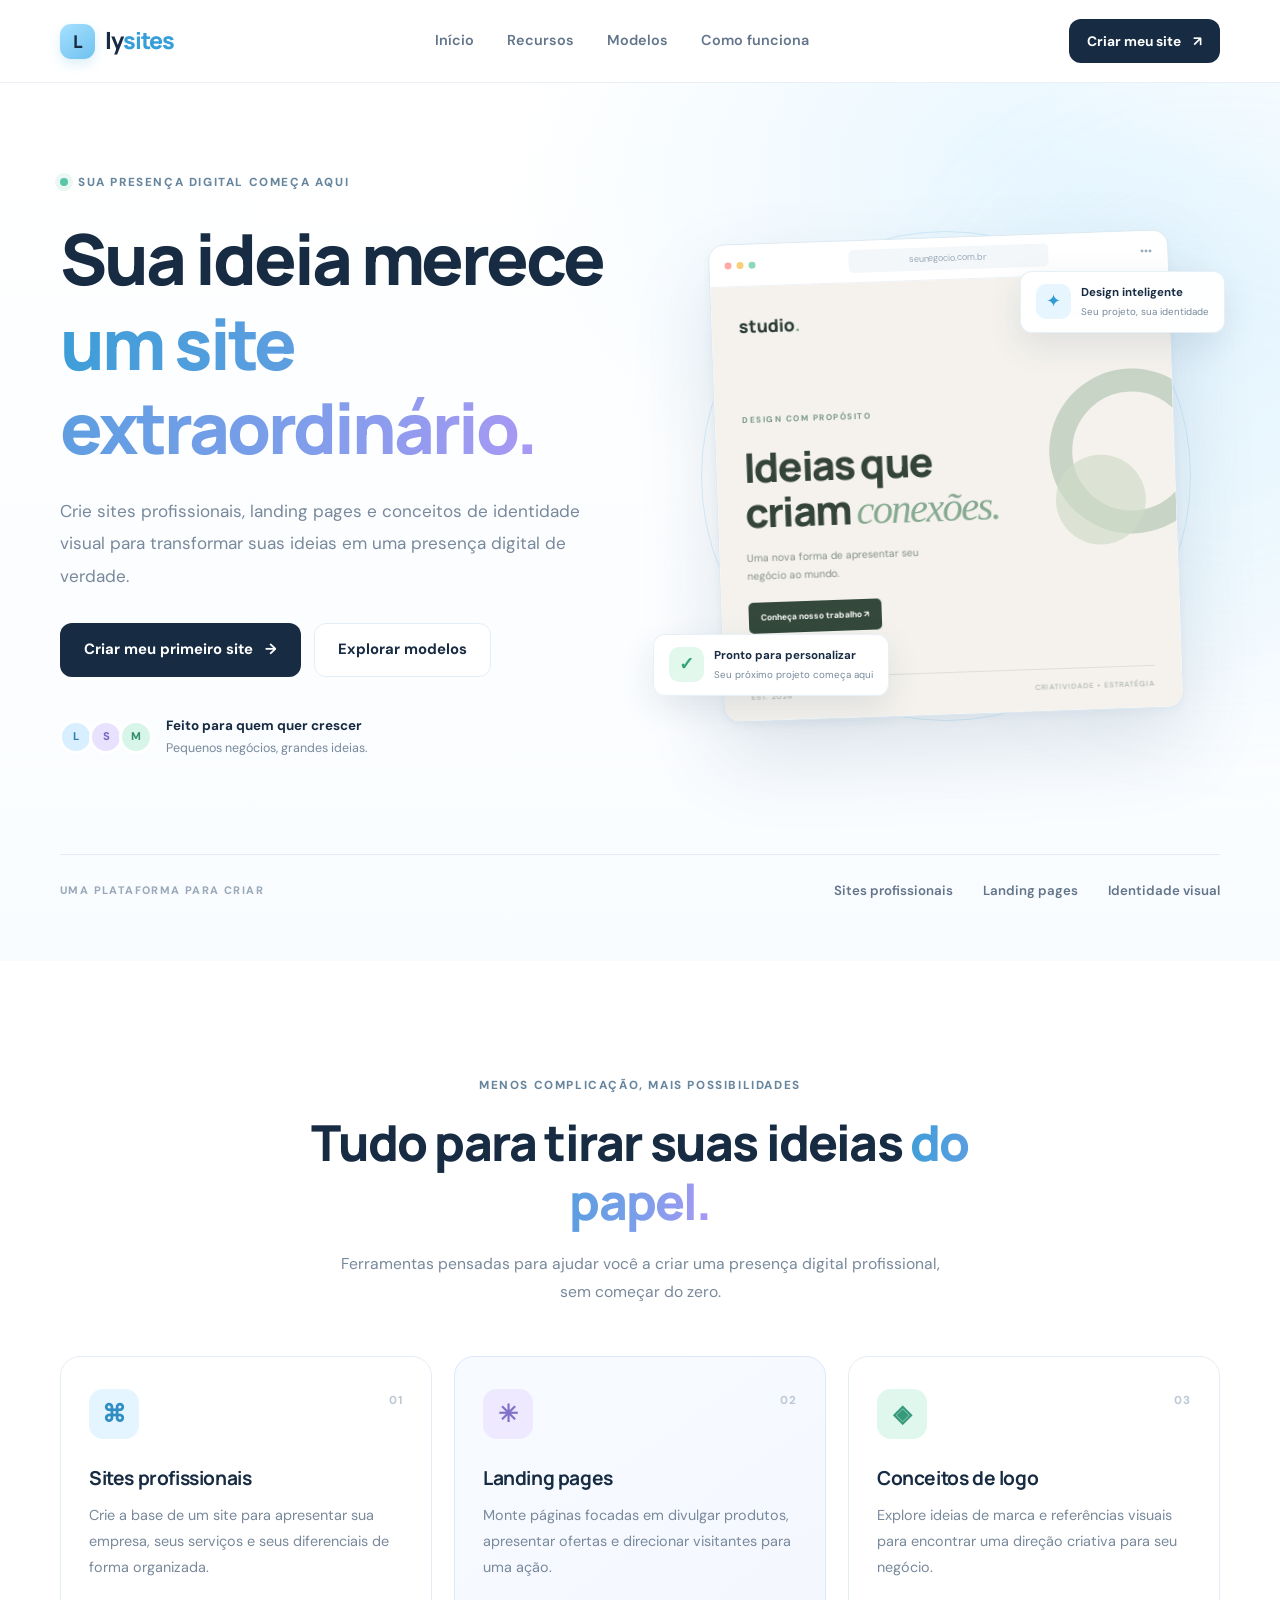
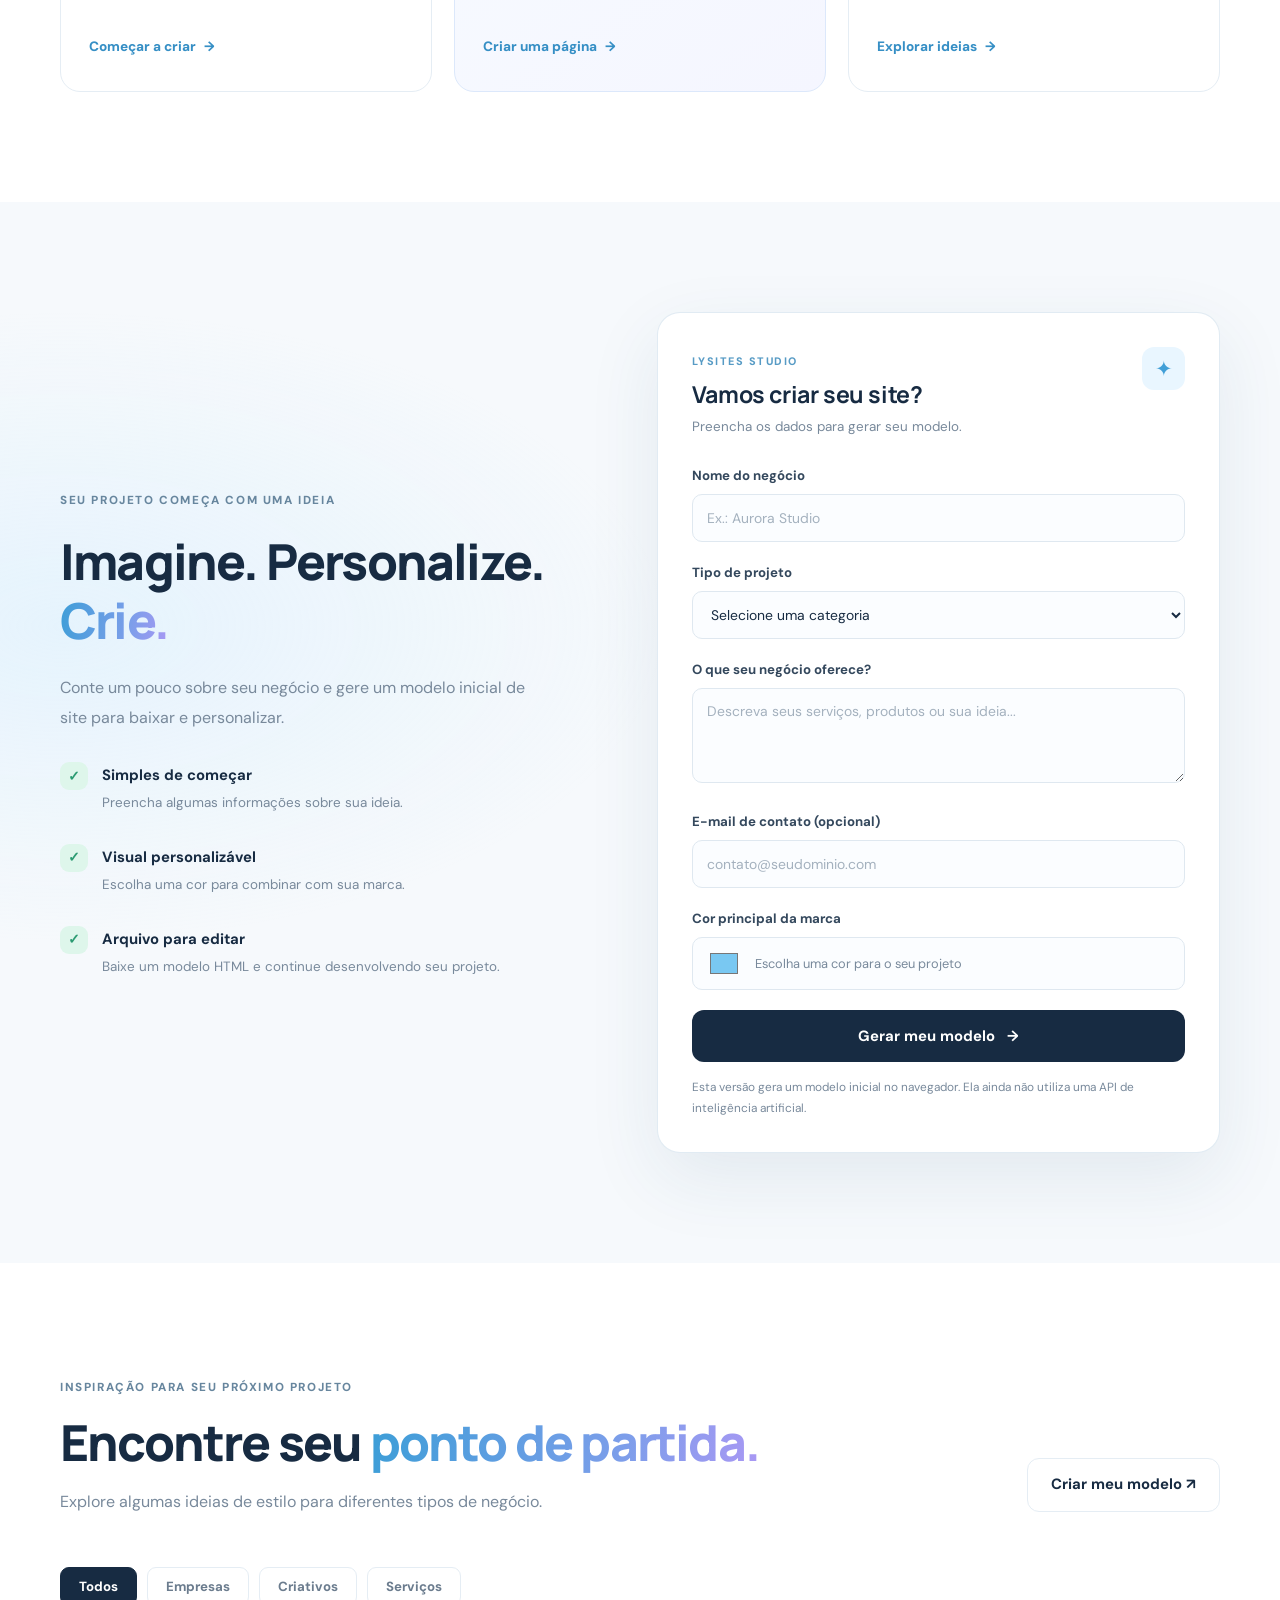
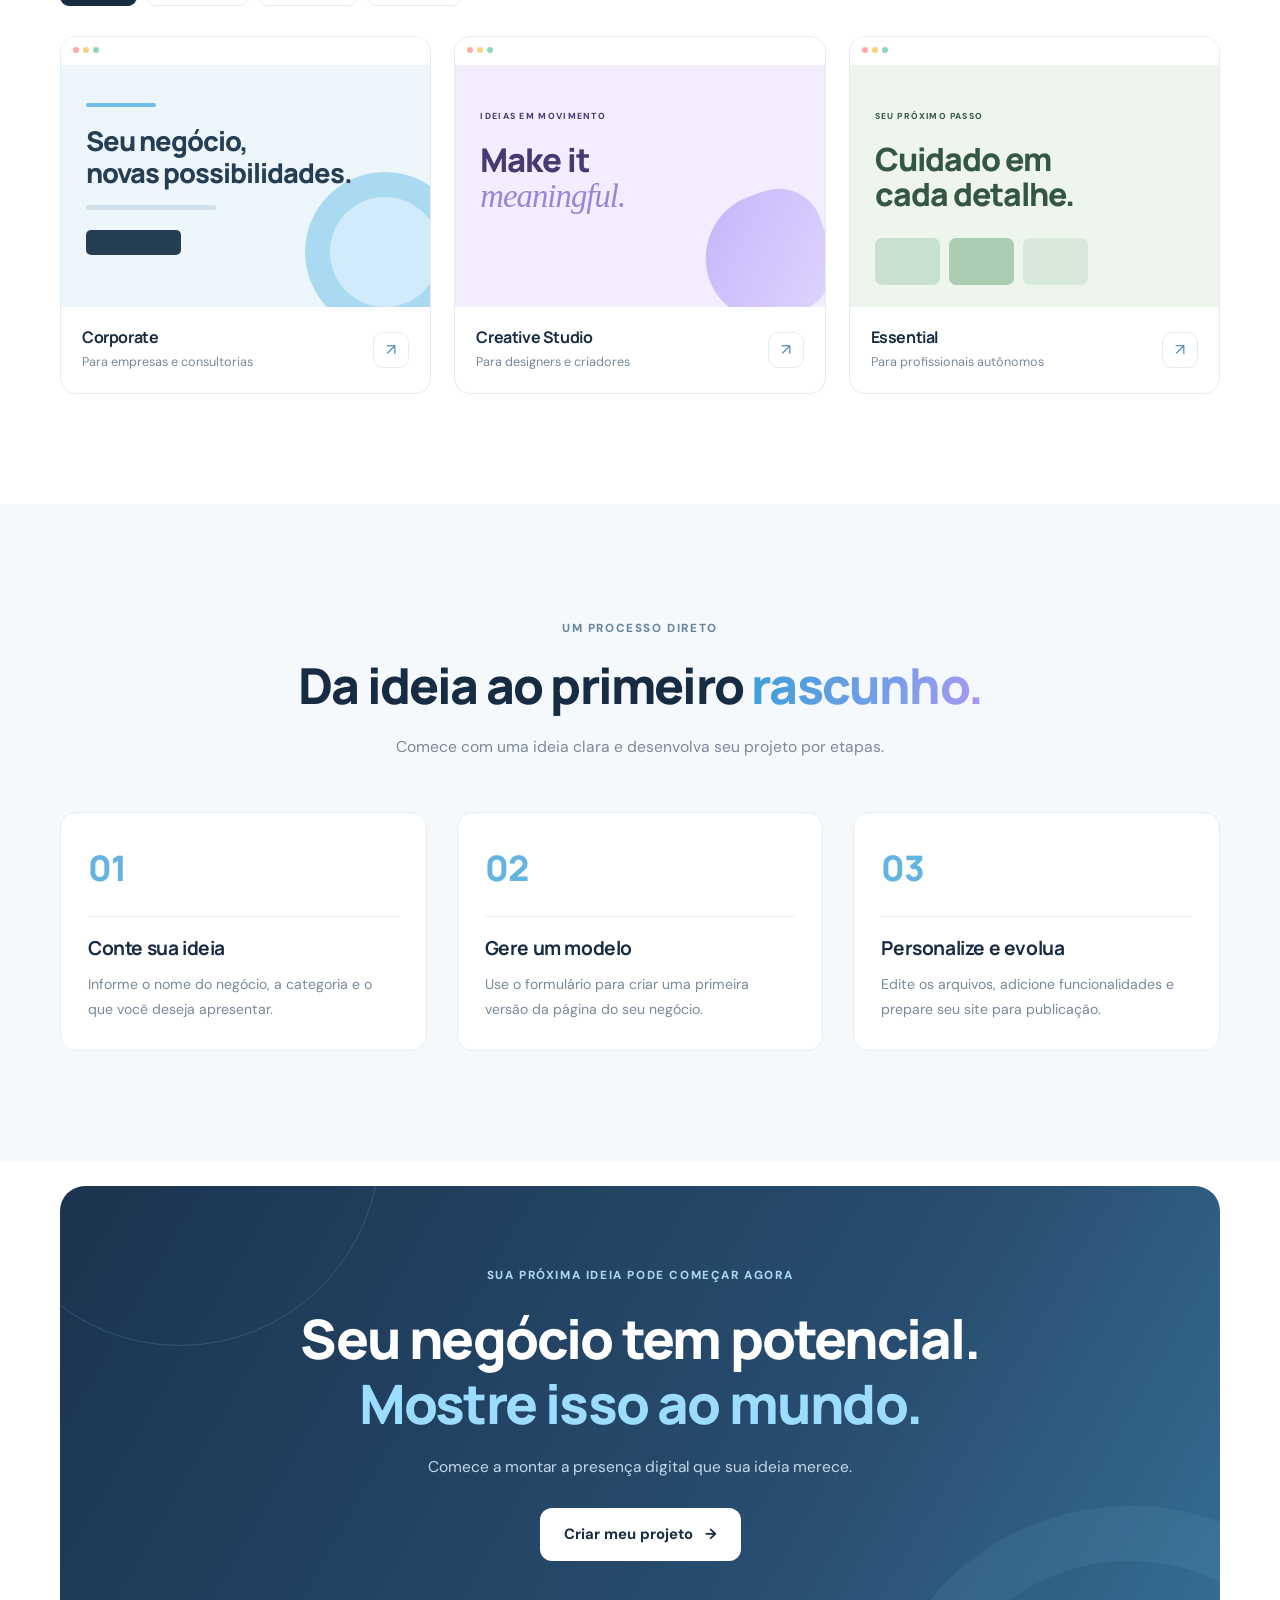
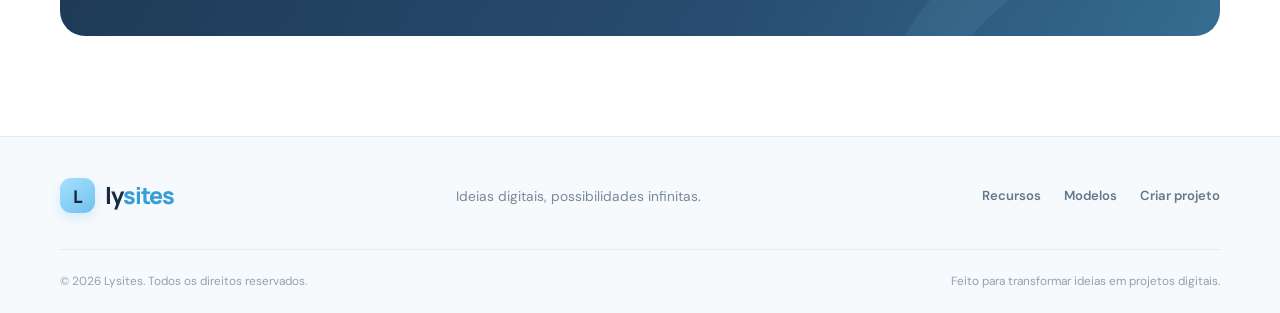
<file: index.html>
<!DOCTYPE html>
<html lang="pt-BR">
<head>
  <meta charset="UTF-8">
  <meta name="viewport" content="width=device-width, initial-scale=1.0">

  <meta name="description" content="Crie sites profissionais, landing pages e identidades visuais com a Lysites.">
  <title>Lysites — Seu próximo site começa aqui</title>

  <link rel="preconnect" href="https://fonts.googleapis.com">
  <link rel="preconnect" href="https://fonts.gstatic.com" crossorigin>
  <link href="https://fonts.googleapis.com/css2?family=DM+Sans:wght@400;500;600;700&family=Manrope:wght@400;500;600;700;800&display=swap" rel="stylesheet">

  <link rel="stylesheet" href="style.css">
  <script src="script.js" defer></script>
</head>

<body>
  <!-- Navegação -->
  <header class="header">
    <nav class="navbar container">
      <a class="logo" href="#inicio" aria-label="Lysites - início">
        <span class="logo-icon">L</span>
        <span>ly<span class="logo-highlight">sites</span></span>
      </a>

      <button
        class="menu-toggle"
        type="button"
        aria-label="Abrir menu"
        aria-expanded="false"
        data-menu-toggle
      >
        <span></span>
        <span></span>
        <span></span>
      </button>

      <div class="nav-links" data-nav>
        <a href="#inicio">Início</a>
        <a href="#recursos">Recursos</a>
        <a href="#modelos">Modelos</a>
        <a href="#como-funciona">Como funciona</a>
      </div>

      <a class="button button-small nav-cta" href="#criador">
        Criar meu site <span aria-hidden="true">↗</span>
      </a>
    </nav>
  </header>

  <main>
    <!-- Apresentação -->
    <section class="hero section" id="inicio">
      <div class="hero-glow"></div>

      <div class="container hero-grid">
        <div class="hero-content">
          <div class="eyebrow">
            <span class="status-dot"></span>
            SUA PRESENÇA DIGITAL COMEÇA AQUI
          </div>

          <h1>
            Sua ideia merece
            <span class="gradient-text">um site extraordinário.</span>
          </h1>

          <p class="hero-description">
            Crie sites profissionais, landing pages e conceitos de identidade
            visual para transformar suas ideias em uma presença digital de verdade.
          </p>

          <div class="hero-actions">
            <a class="button" href="#criador">
              Criar meu primeiro site <span aria-hidden="true">→</span>
            </a>

            <a class="button button-secondary" href="#modelos">
              Explorar modelos
            </a>
          </div>

          <div class="hero-proof">
            <div class="proof-avatars" aria-hidden="true">
              <span>L</span>
              <span>S</span>
              <span>M</span>
            </div>

            <p>
              <strong>Feito para quem quer crescer</strong>
              <span>Pequenos negócios, grandes ideias.</span>
            </p>
          </div>
        </div>

        <!-- Prévia visual do produto -->
        <div class="hero-visual">
          <div class="visual-orbit orbit-one"></div>
          <div class="visual-orbit orbit-two"></div>

          <div class="floating-tag tag-top">
            <span class="tag-icon">✦</span>
            <span>
              <strong>Design inteligente</strong>
              <small>Seu projeto, sua identidade</small>
            </span>
          </div>

          <div class="browser-window">
            <div class="browser-top">
              <div class="browser-dots">
                <span></span><span></span><span></span>
              </div>
              <div class="browser-address">seunegocio.com.br</div>
              <span class="browser-menu">•••</span>
            </div>

            <div class="preview-site">
              <div class="preview-nav">
                <span class="preview-brand">studio<span>.</span></span>
                <span class="preview-nav-links">Sobre &nbsp; Serviços &nbsp; Contato</span>
              </div>

              <div class="preview-main">
                <span class="preview-label">DESIGN COM PROPÓSITO</span>
                <h2>Ideias que<br>criam <em>conexões.</em></h2>
                <p>Uma nova forma de apresentar seu negócio ao mundo.</p>
                <span class="preview-button">Conheça nosso trabalho ↗</span>
              </div>

              <div class="preview-shape shape-one"></div>
              <div class="preview-shape shape-two"></div>

              <div class="preview-footer">
                <span>EST. 2026</span>
                <span>CRIATIVIDADE • ESTRATÉGIA</span>
              </div>
            </div>
          </div>

          <div class="floating-tag tag-bottom">
            <span class="success-icon">✓</span>
            <span>
              <strong>Pronto para personalizar</strong>
              <small>Seu próximo projeto começa aqui</small>
            </span>
          </div>
        </div>
      </div>

      <div class="container hero-bottom">
        <span>UMA PLATAFORMA PARA CRIAR</span>
        <div class="hero-bottom-items">
          <span>Sites profissionais</span>
          <span>Landing pages</span>
          <span>Identidade visual</span>
        </div>
      </div>
    </section>

    <!-- Recursos -->
    <section class="section features-section" id="recursos">
      <div class="container">
        <div class="section-heading">
          <span class="section-label">MENOS COMPLICAÇÃO, MAIS POSSIBILIDADES</span>
          <h2>Tudo para tirar suas ideias <span class="gradient-text">do papel.</span></h2>
          <p>
            Ferramentas pensadas para ajudar você a criar uma presença digital
            profissional, sem começar do zero.
          </p>
        </div>

        <div class="features-grid">
          <article class="feature-card">
            <div class="feature-icon icon-blue">⌘</div>
            <span class="feature-number">01</span>
            <h3>Sites profissionais</h3>
            <p>
              Crie a base de um site para apresentar sua empresa, seus serviços
              e seus diferenciais de forma organizada.
            </p>
            <a href="#criador" class="text-link">Começar a criar <span>→</span></a>
          </article>

          <article class="feature-card featured-card">
            <div class="feature-icon icon-purple">✳</div>
            <span class="feature-number">02</span>
            <h3>Landing pages</h3>
            <p>
              Monte páginas focadas em divulgar produtos, apresentar ofertas
              e direcionar visitantes para uma ação.
            </p>
            <a href="#criador" class="text-link">Criar uma página <span>→</span></a>
          </article>

          <article class="feature-card">
            <div class="feature-icon icon-green">◈</div>
            <span class="feature-number">03</span>
            <h3>Conceitos de logo</h3>
            <p>
              Explore ideias de marca e referências visuais para encontrar
              uma direção criativa para seu negócio.
            </p>
            <a href="#criador" class="text-link">Explorar ideias <span>→</span></a>
          </article>
        </div>
      </div>
    </section>

    <!-- Criador de site -->
    <section class="section creator-section" id="criador">
      <div class="container creator-grid">
        <div class="creator-copy">
          <span class="section-label">SEU PROJETO COMEÇA COM UMA IDEIA</span>
          <h2>Imagine. Personalize. <span class="gradient-text">Crie.</span></h2>

          <p>
            Conte um pouco sobre seu negócio e gere um modelo inicial de site
            para baixar e personalizar.
          </p>

          <div class="creator-benefit">
            <span class="benefit-check">✓</span>
            <div>
              <strong>Simples de começar</strong>
              <p>Preencha algumas informações sobre sua ideia.</p>
            </div>
          </div>

          <div class="creator-benefit">
            <span class="benefit-check">✓</span>
            <div>
              <strong>Visual personalizável</strong>
              <p>Escolha uma cor para combinar com sua marca.</p>
            </div>
          </div>

          <div class="creator-benefit">
            <span class="benefit-check">✓</span>
            <div>
              <strong>Arquivo para editar</strong>
              <p>Baixe um modelo HTML e continue desenvolvendo seu projeto.</p>
            </div>
          </div>
        </div>

        <div class="creator-card">
          <div class="creator-card-header">
            <div>
              <span class="creator-kicker">LYSITES STUDIO</span>
              <h3>Vamos criar seu site?</h3>
              <p>Preencha os dados para gerar seu modelo.</p>
            </div>
            <div class="creator-card-icon">✦</div>
          </div>

          <form id="siteForm" data-site-form>
            <div class="form-group">
              <label for="businessName">Nome do negócio</label>
              <input
                type="text"
                id="businessName"
                name="businessName"
                placeholder="Ex.: Aurora Studio"
                required
              >
            </div>

            <div class="form-group">
              <label for="businessType">Tipo de projeto</label>
              <select id="businessType" name="businessType" required>
                <option value="">Selecione uma categoria</option>
                <option value="Empresa">Site para empresa</option>
                <option value="Portfólio">Portfólio profissional</option>
                <option value="Loja">Apresentação de loja</option>
                <option value="Landing page">Landing page</option>
                <option value="Serviços">Prestação de serviços</option>
                <option value="Criativo">Projeto criativo</option>
              </select>
            </div>

            <div class="form-group">
              <label for="description">O que seu negócio oferece?</label>
              <textarea
                id="description"
                name="description"
                rows="3"
                placeholder="Descreva seus serviços, produtos ou sua ideia..."
                required
              ></textarea>
            </div>

            <div class="form-group">
              <label for="businessEmail">E-mail de contato (opcional)</label>
              <input
                type="email"
                id="businessEmail"
                name="email"
                placeholder="contato@seudominio.com"
              >
            </div>

            <div class="form-group">
              <label for="siteColor">Cor principal da marca</label>
              <div class="color-input-wrap">
                <input type="color" id="siteColor" name="color" value="#79c8f2">
                <span>Escolha uma cor para o seu projeto</span>
              </div>
            </div>

            <button class="button button-full" type="submit">
              Gerar meu modelo <span aria-hidden="true">→</span>
            </button>

            <p class="form-message" id="formMessage" data-form-message hidden></p>

            <p class="form-note">
              Esta versão gera um modelo inicial no navegador. Ela ainda não
              utiliza uma API de inteligência artificial.
            </p>
          </form>
        </div>
      </div>
    </section>

    <!-- Galeria de modelos -->
    <section class="section templates-section" id="modelos">
      <div class="container">
        <div class="section-heading heading-row">
          <div>
            <span class="section-label">INSPIRAÇÃO PARA SEU PRÓXIMO PROJETO</span>
            <h2>Encontre seu <span class="gradient-text">ponto de partida.</span></h2>
            <p>Explore algumas ideias de estilo para diferentes tipos de negócio.</p>
          </div>

          <a class="button button-secondary" href="#criador">Criar meu modelo ↗</a>
        </div>

        <div class="template-filters" aria-label="Filtrar modelos">
          <button class="filter-btn active" type="button" data-filter="todos">Todos</button>
          <button class="filter-btn" type="button" data-filter="empresa">Empresas</button>
          <button class="filter-btn" type="button" data-filter="criativo">Criativos</button>
          <button class="filter-btn" type="button" data-filter="servicos">Serviços</button>
        </div>

        <div class="templates-grid">
          <article class="template-card" data-category="empresa">
            <div class="template-preview template-corporate">
              <div class="mock-browser-bar"><span></span><span></span><span></span></div>
              <div class="mock-content">
                <div class="mock-line mock-line-short"></div>
                <div class="mock-title">Seu negócio,<br>novas possibilidades.</div>
                <div class="mock-line"></div>
                <div class="mock-button"></div>
              </div>
              <div class="mock-circle"></div>
            </div>
            <div class="template-info">
              <div><h3>Corporate</h3><p>Para empresas e consultorias</p></div>
              <span class="template-arrow">↗</span>
            </div>
          </article>

          <article class="template-card" data-category="criativo">
            <div class="template-preview template-creative">
              <div class="mock-browser-bar"><span></span><span></span><span></span></div>
              <div class="creative-mock-content">
                <span>IDEIAS EM MOVIMENTO</span>
                <div>Make it<br><i>meaningful.</i></div>
                <div class="creative-block"></div>
              </div>
            </div>
            <div class="template-info">
              <div><h3>Creative Studio</h3><p>Para designers e criadores</p></div>
              <span class="template-arrow">↗</span>
            </div>
          </article>

          <article class="template-card" data-category="servicos">
            <div class="template-preview template-service">
              <div class="mock-browser-bar"><span></span><span></span><span></span></div>
              <div class="service-mock-content">
                <span>SEU PRÓXIMO PASSO</span>
                <div>Cuidado em<br>cada detalhe.</div>
                <div class="service-mock-bottom"><span></span><span></span><span></span></div>
              </div>
            </div>
            <div class="template-info">
              <div><h3>Essential</h3><p>Para profissionais autônomos</p></div>
              <span class="template-arrow">↗</span>
            </div>
          </article>
        </div>
      </div>
    </section>

    <!-- Como funciona -->
    <section class="section process-section" id="como-funciona">
      <div class="container">
        <div class="section-heading">
          <span class="section-label">UM PROCESSO DIRETO</span>
          <h2>Da ideia ao primeiro <span class="gradient-text">rascunho.</span></h2>
          <p>Comece com uma ideia clara e desenvolva seu projeto por etapas.</p>
        </div>

        <div class="process-grid">
          <article class="process-step">
            <span class="step-number">01</span>
            <div class="step-line"></div>
            <h3>Conte sua ideia</h3>
            <p>Informe o nome do negócio, a categoria e o que você deseja apresentar.</p>
          </article>

          <article class="process-step">
            <span class="step-number">02</span>
            <div class="step-line"></div>
            <h3>Gere um modelo</h3>
            <p>Use o formulário para criar uma primeira versão da página do seu negócio.</p>
          </article>

          <article class="process-step">
            <span class="step-number">03</span>
            <div class="step-line"></div>
            <h3>Personalize e evolua</h3>
            <p>Edite os arquivos, adicione funcionalidades e prepare seu site para publicação.</p>
          </article>
        </div>
      </div>
    </section>

    <!-- Chamada final -->
    <section class="section final-cta-section">
      <div class="container">
        <div class="final-cta">
          <div class="cta-decoration cta-decoration-one"></div>
          <div class="cta-decoration cta-decoration-two"></div>

          <span class="section-label">SUA PRÓXIMA IDEIA PODE COMEÇAR AGORA</span>
          <h2>Seu negócio tem potencial.<br><span>Mostre isso ao mundo.</span></h2>
          <p>Comece a montar a presença digital que sua ideia merece.</p>
          <a class="button button-light" href="#criador">
            Criar meu projeto <span aria-hidden="true">→</span>
          </a>
        </div>
      </div>
    </section>
  </main>

  <!-- Rodapé -->
  <footer class="footer">
    <div class="container footer-main">
      <a class="logo footer-logo" href="#inicio">
        <span class="logo-icon">L</span>
        <span>ly<span class="logo-highlight">sites</span></span>
      </a>

      <p>Ideias digitais, possibilidades infinitas.</p>

      <div class="footer-links">
        <a href="#recursos">Recursos</a>
        <a href="#modelos">Modelos</a>
        <a href="#criador">Criar projeto</a>
      </div>
    </div>

    <div class="container footer-bottom">
      <span>© <span data-current-year class="current-year">2026</span> Lysites. Todos os direitos reservados.</span>
      <span>Feito para transformar ideias em projetos digitais.</span>
    </div>
  </footer>
</body>
</html>
</file>
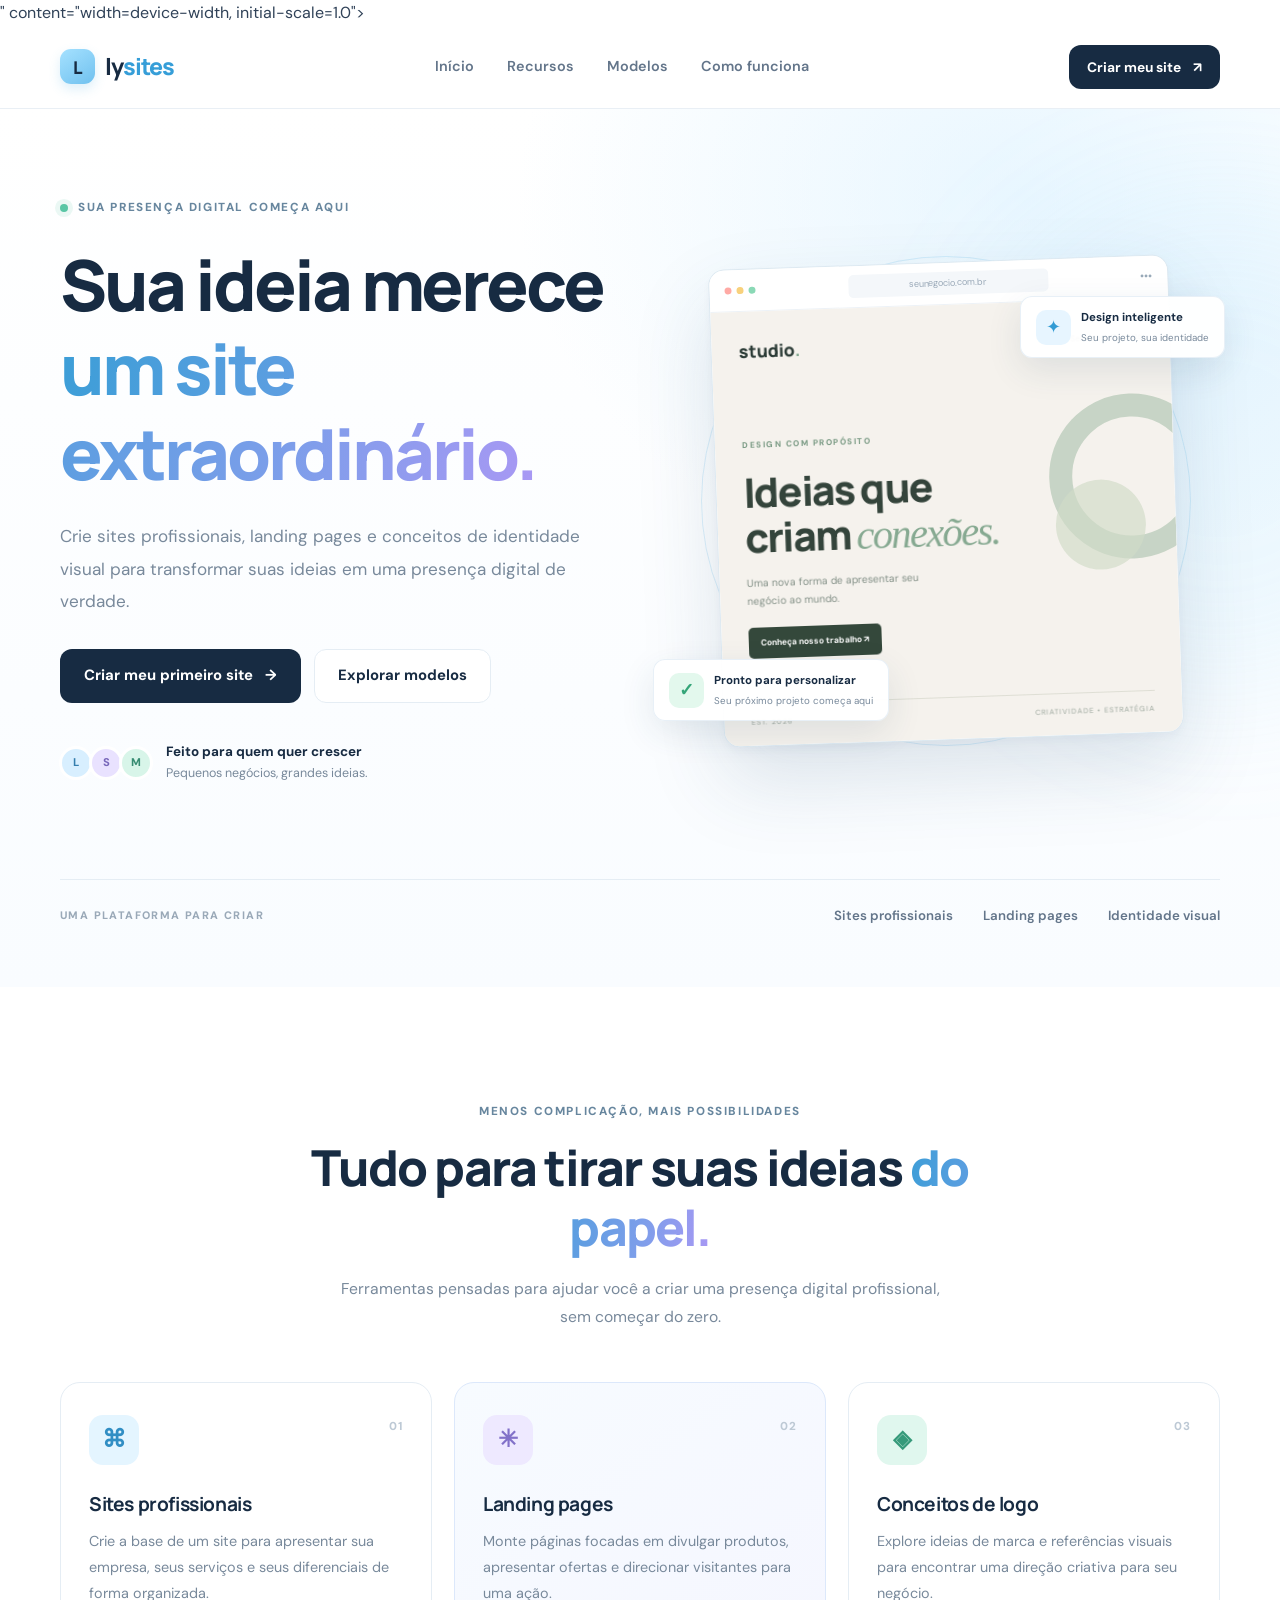
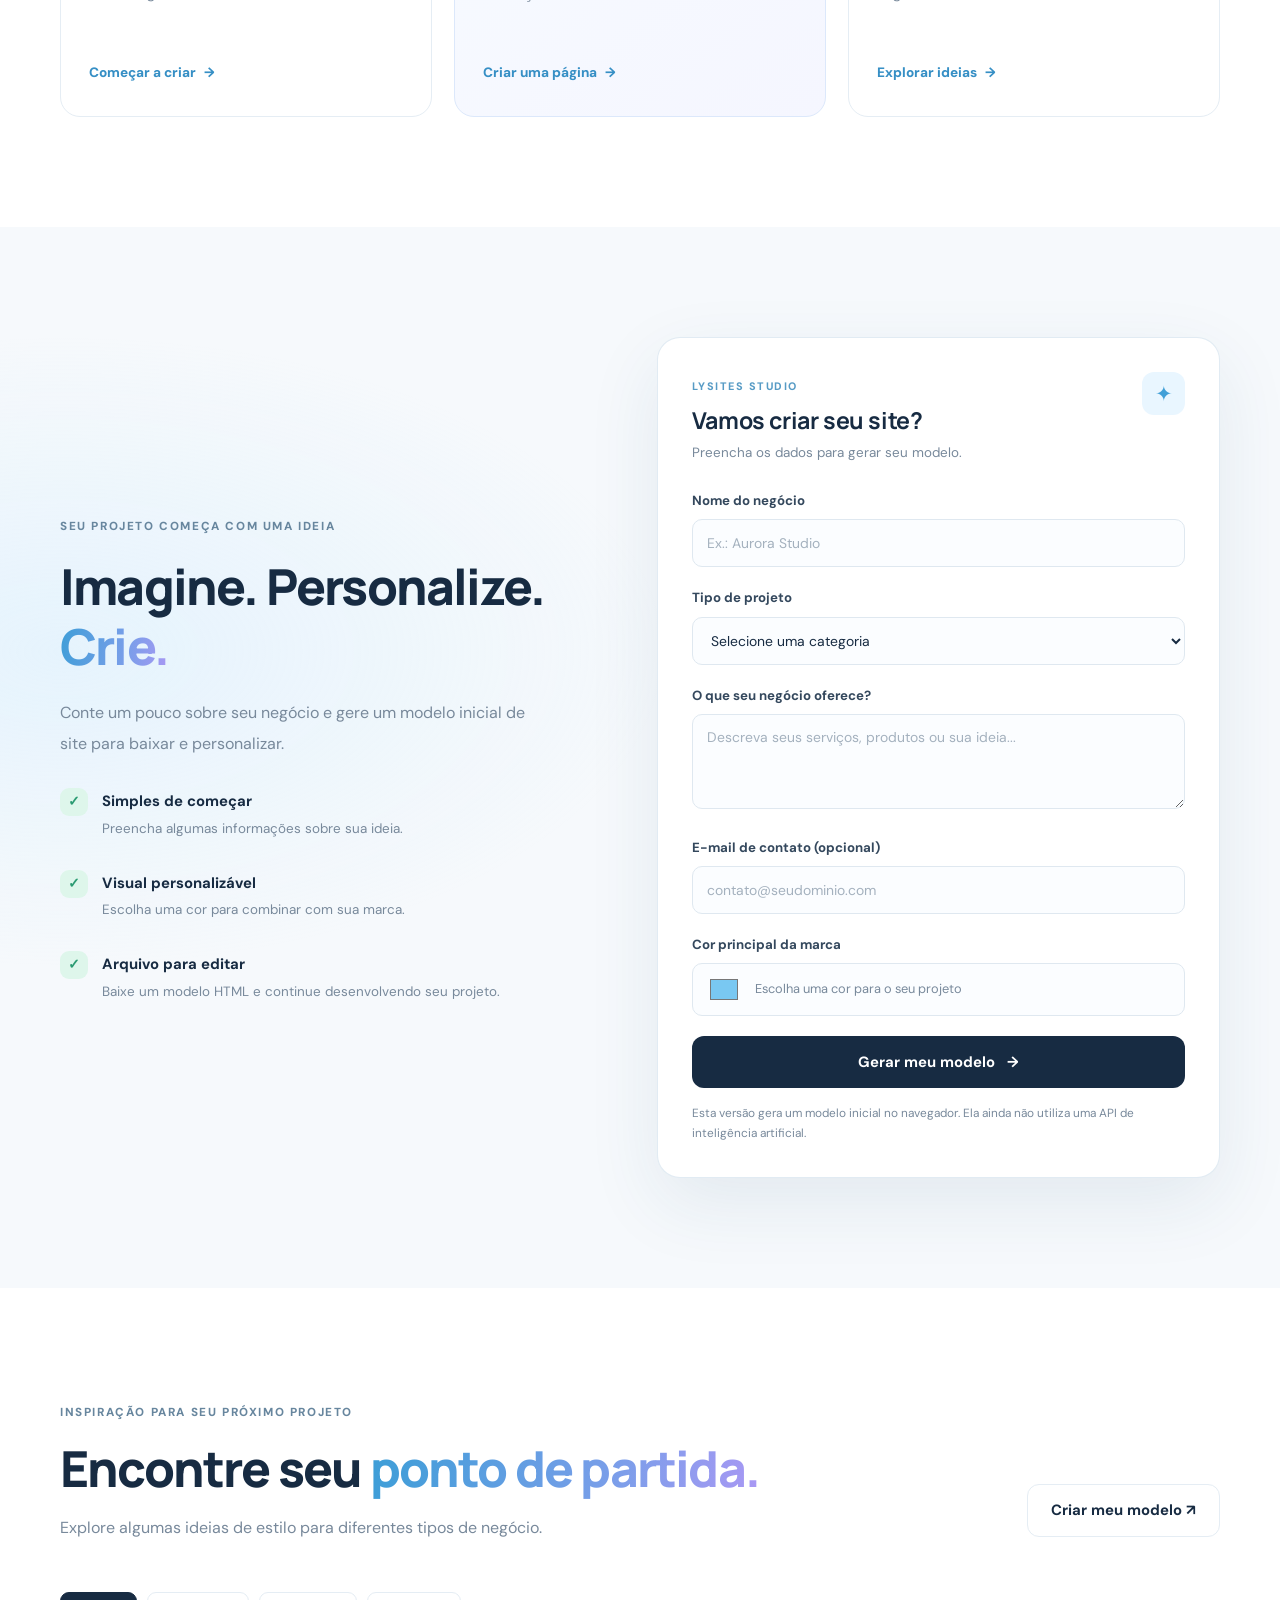
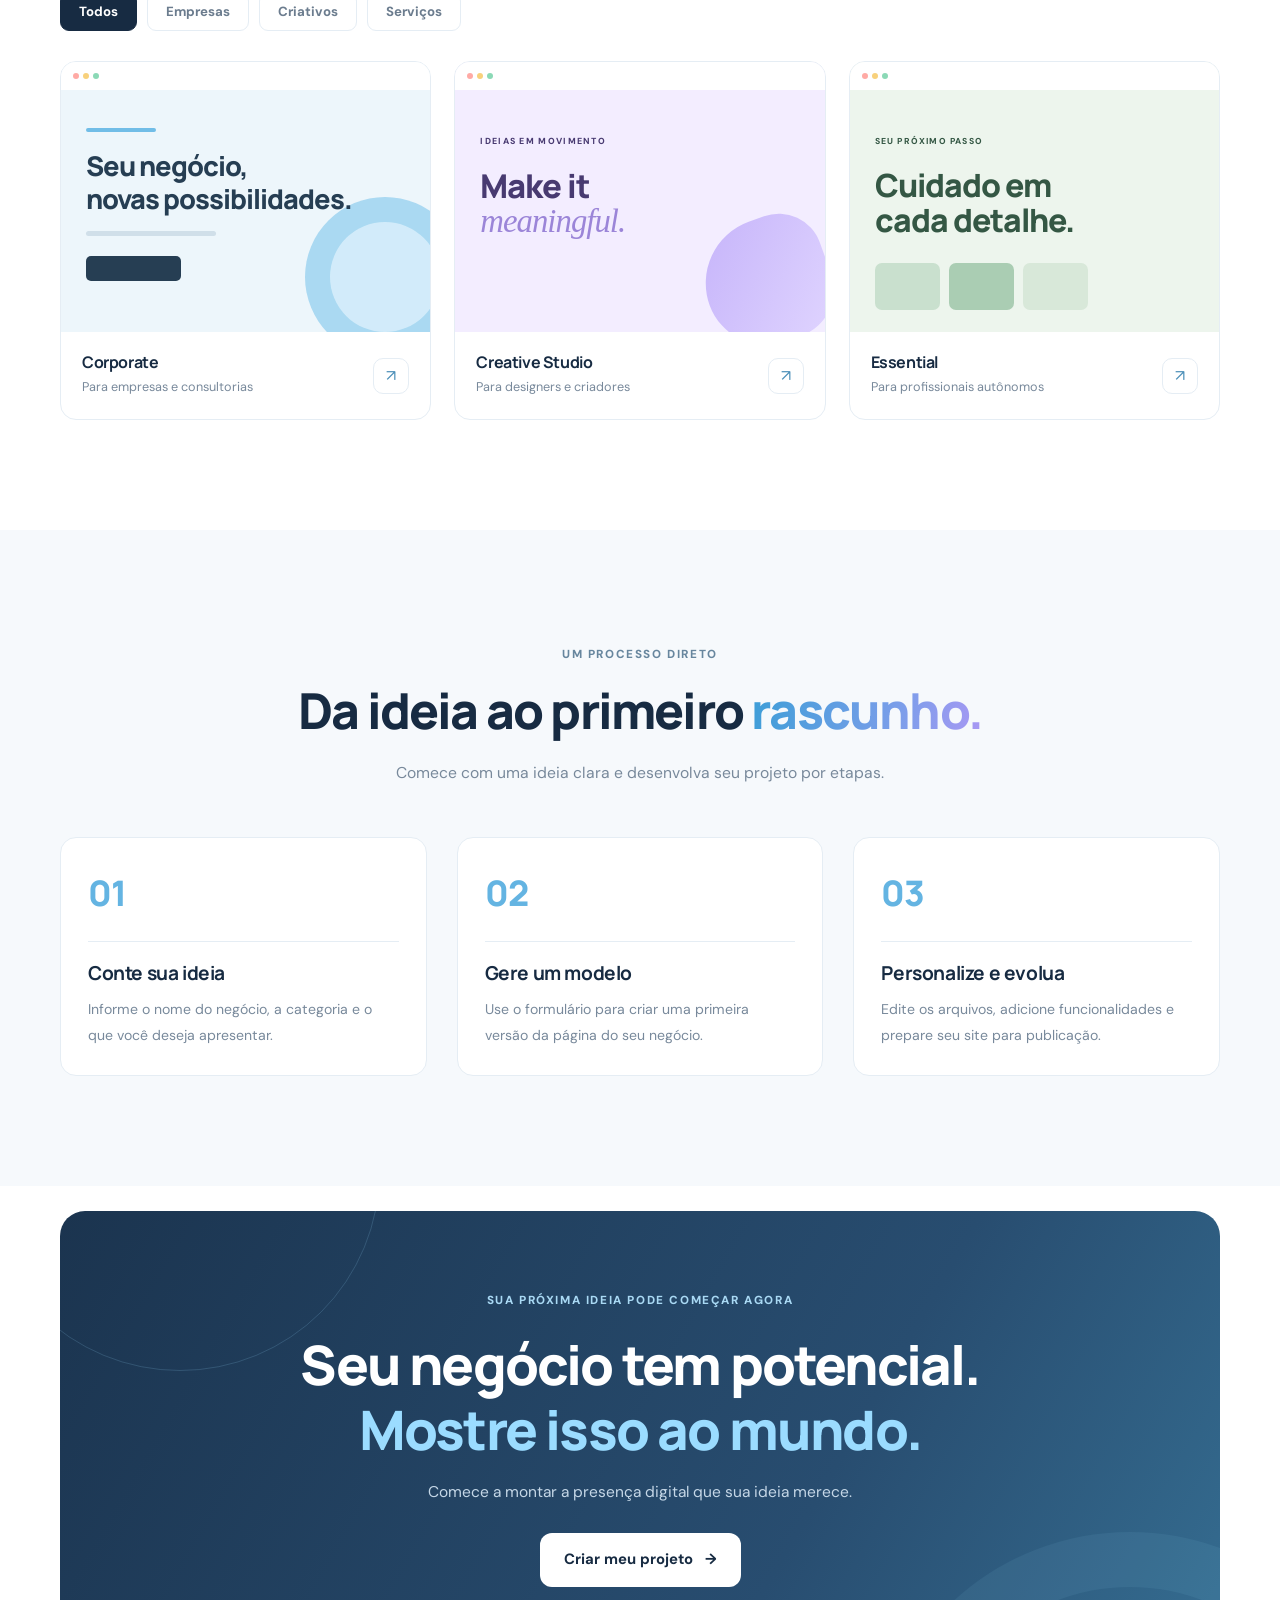
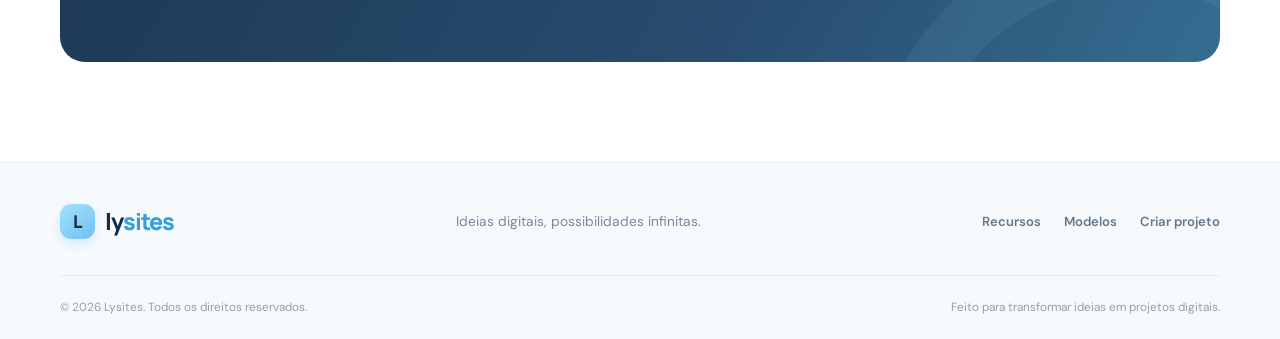
<file: index 2.html>
<!DOCTYPE html>
<html lang="pt-BR">
<head>
  <meta charset="UTF-8">
  <meta name="<meta name="google-site-verification" content="CBNv-oSzDau7xiBwQBj6z66EdaS_U9qXV7iBXIW6apQ" />" content="width=device-width, initial-scale=1.0">

  <meta name="description" content="Crie sites profissionais, landing pages e identidades visuais com a Lysites.">
  <title>Lysites — Seu próximo site começa aqui</title>

  <link rel="preconnect" href="https://fonts.googleapis.com">
  <link rel="preconnect" href="https://fonts.gstatic.com" crossorigin>
  <link href="https://fonts.googleapis.com/css2?family=DM+Sans:wght@400;500;600;700&family=Manrope:wght@400;500;600;700;800&display=swap" rel="stylesheet">

  <link rel="stylesheet" href="style.css">
  <script src="script.js" defer></script>
</head>

<body>
  <!-- Navegação -->
  <header class="header">
    <nav class="navbar container">
      <a class="logo" href="#inicio" aria-label="Lysites - início">
        <span class="logo-icon">L</span>
        <span>ly<span class="logo-highlight">sites</span></span>
      </a>

      <button
        class="menu-toggle"
        type="button"
        aria-label="Abrir menu"
        aria-expanded="false"
        data-menu-toggle
      >
        <span></span>
        <span></span>
        <span></span>
      </button>

      <div class="nav-links" data-nav>
        <a href="#inicio">Início</a>
        <a href="#recursos">Recursos</a>
        <a href="#modelos">Modelos</a>
        <a href="#como-funciona">Como funciona</a>
      </div>

      <a class="button button-small nav-cta" href="#criador">
        Criar meu site <span aria-hidden="true">↗</span>
      </a>
    </nav>
  </header>

  <main>
    <!-- Apresentação -->
    <section class="hero section" id="inicio">
      <div class="hero-glow"></div>

      <div class="container hero-grid">
        <div class="hero-content">
          <div class="eyebrow">
            <span class="status-dot"></span>
            SUA PRESENÇA DIGITAL COMEÇA AQUI
          </div>

          <h1>
            Sua ideia merece
            <span class="gradient-text">um site extraordinário.</span>
          </h1>

          <p class="hero-description">
            Crie sites profissionais, landing pages e conceitos de identidade
            visual para transformar suas ideias em uma presença digital de verdade.
          </p>

          <div class="hero-actions">
            <a class="button" href="#criador">
              Criar meu primeiro site <span aria-hidden="true">→</span>
            </a>

            <a class="button button-secondary" href="#modelos">
              Explorar modelos
            </a>
          </div>

          <div class="hero-proof">
            <div class="proof-avatars" aria-hidden="true">
              <span>L</span>
              <span>S</span>
              <span>M</span>
            </div>

            <p>
              <strong>Feito para quem quer crescer</strong>
              <span>Pequenos negócios, grandes ideias.</span>
            </p>
          </div>
        </div>

        <!-- Prévia visual do produto -->
        <div class="hero-visual">
          <div class="visual-orbit orbit-one"></div>
          <div class="visual-orbit orbit-two"></div>

          <div class="floating-tag tag-top">
            <span class="tag-icon">✦</span>
            <span>
              <strong>Design inteligente</strong>
              <small>Seu projeto, sua identidade</small>
            </span>
          </div>

          <div class="browser-window">
            <div class="browser-top">
              <div class="browser-dots">
                <span></span><span></span><span></span>
              </div>
              <div class="browser-address">seunegocio.com.br</div>
              <span class="browser-menu">•••</span>
            </div>

            <div class="preview-site">
              <div class="preview-nav">
                <span class="preview-brand">studio<span>.</span></span>
                <span class="preview-nav-links">Sobre &nbsp; Serviços &nbsp; Contato</span>
              </div>

              <div class="preview-main">
                <span class="preview-label">DESIGN COM PROPÓSITO</span>
                <h2>Ideias que<br>criam <em>conexões.</em></h2>
                <p>Uma nova forma de apresentar seu negócio ao mundo.</p>
                <span class="preview-button">Conheça nosso trabalho ↗</span>
              </div>

              <div class="preview-shape shape-one"></div>
              <div class="preview-shape shape-two"></div>

              <div class="preview-footer">
                <span>EST. 2026</span>
                <span>CRIATIVIDADE • ESTRATÉGIA</span>
              </div>
            </div>
          </div>

          <div class="floating-tag tag-bottom">
            <span class="success-icon">✓</span>
            <span>
              <strong>Pronto para personalizar</strong>
              <small>Seu próximo projeto começa aqui</small>
            </span>
          </div>
        </div>
      </div>

      <div class="container hero-bottom">
        <span>UMA PLATAFORMA PARA CRIAR</span>
        <div class="hero-bottom-items">
          <span>Sites profissionais</span>
          <span>Landing pages</span>
          <span>Identidade visual</span>
        </div>
      </div>
    </section>

    <!-- Recursos -->
    <section class="section features-section" id="recursos">
      <div class="container">
        <div class="section-heading">
          <span class="section-label">MENOS COMPLICAÇÃO, MAIS POSSIBILIDADES</span>
          <h2>Tudo para tirar suas ideias <span class="gradient-text">do papel.</span></h2>
          <p>
            Ferramentas pensadas para ajudar você a criar uma presença digital
            profissional, sem começar do zero.
          </p>
        </div>

        <div class="features-grid">
          <article class="feature-card">
            <div class="feature-icon icon-blue">⌘</div>
            <span class="feature-number">01</span>
            <h3>Sites profissionais</h3>
            <p>
              Crie a base de um site para apresentar sua empresa, seus serviços
              e seus diferenciais de forma organizada.
            </p>
            <a href="#criador" class="text-link">Começar a criar <span>→</span></a>
          </article>

          <article class="feature-card featured-card">
            <div class="feature-icon icon-purple">✳</div>
            <span class="feature-number">02</span>
            <h3>Landing pages</h3>
            <p>
              Monte páginas focadas em divulgar produtos, apresentar ofertas
              e direcionar visitantes para uma ação.
            </p>
            <a href="#criador" class="text-link">Criar uma página <span>→</span></a>
          </article>

          <article class="feature-card">
            <div class="feature-icon icon-green">◈</div>
            <span class="feature-number">03</span>
            <h3>Conceitos de logo</h3>
            <p>
              Explore ideias de marca e referências visuais para encontrar
              uma direção criativa para seu negócio.
            </p>
            <a href="#criador" class="text-link">Explorar ideias <span>→</span></a>
          </article>
        </div>
      </div>
    </section>

    <!-- Criador de site -->
    <section class="section creator-section" id="criador">
      <div class="container creator-grid">
        <div class="creator-copy">
          <span class="section-label">SEU PROJETO COMEÇA COM UMA IDEIA</span>
          <h2>Imagine. Personalize. <span class="gradient-text">Crie.</span></h2>

          <p>
            Conte um pouco sobre seu negócio e gere um modelo inicial de site
            para baixar e personalizar.
          </p>

          <div class="creator-benefit">
            <span class="benefit-check">✓</span>
            <div>
              <strong>Simples de começar</strong>
              <p>Preencha algumas informações sobre sua ideia.</p>
            </div>
          </div>

          <div class="creator-benefit">
            <span class="benefit-check">✓</span>
            <div>
              <strong>Visual personalizável</strong>
              <p>Escolha uma cor para combinar com sua marca.</p>
            </div>
          </div>

          <div class="creator-benefit">
            <span class="benefit-check">✓</span>
            <div>
              <strong>Arquivo para editar</strong>
              <p>Baixe um modelo HTML e continue desenvolvendo seu projeto.</p>
            </div>
          </div>
        </div>

        <div class="creator-card">
          <div class="creator-card-header">
            <div>
              <span class="creator-kicker">LYSITES STUDIO</span>
              <h3>Vamos criar seu site?</h3>
              <p>Preencha os dados para gerar seu modelo.</p>
            </div>
            <div class="creator-card-icon">✦</div>
          </div>

          <form id="siteForm" data-site-form>
            <div class="form-group">
              <label for="businessName">Nome do negócio</label>
              <input
                type="text"
                id="businessName"
                name="businessName"
                placeholder="Ex.: Aurora Studio"
                required
              >
            </div>

            <div class="form-group">
              <label for="businessType">Tipo de projeto</label>
              <select id="businessType" name="businessType" required>
                <option value="">Selecione uma categoria</option>
                <option value="Empresa">Site para empresa</option>
                <option value="Portfólio">Portfólio profissional</option>
                <option value="Loja">Apresentação de loja</option>
                <option value="Landing page">Landing page</option>
                <option value="Serviços">Prestação de serviços</option>
                <option value="Criativo">Projeto criativo</option>
              </select>
            </div>

            <div class="form-group">
              <label for="description">O que seu negócio oferece?</label>
              <textarea
                id="description"
                name="description"
                rows="3"
                placeholder="Descreva seus serviços, produtos ou sua ideia..."
                required
              ></textarea>
            </div>

            <div class="form-group">
              <label for="businessEmail">E-mail de contato (opcional)</label>
              <input
                type="email"
                id="businessEmail"
                name="email"
                placeholder="contato@seudominio.com"
              >
            </div>

            <div class="form-group">
              <label for="siteColor">Cor principal da marca</label>
              <div class="color-input-wrap">
                <input type="color" id="siteColor" name="color" value="#79c8f2">
                <span>Escolha uma cor para o seu projeto</span>
              </div>
            </div>

            <button class="button button-full" type="submit">
              Gerar meu modelo <span aria-hidden="true">→</span>
            </button>

            <p class="form-message" id="formMessage" data-form-message hidden></p>

            <p class="form-note">
              Esta versão gera um modelo inicial no navegador. Ela ainda não
              utiliza uma API de inteligência artificial.
            </p>
          </form>
        </div>
      </div>
    </section>

    <!-- Galeria de modelos -->
    <section class="section templates-section" id="modelos">
      <div class="container">
        <div class="section-heading heading-row">
          <div>
            <span class="section-label">INSPIRAÇÃO PARA SEU PRÓXIMO PROJETO</span>
            <h2>Encontre seu <span class="gradient-text">ponto de partida.</span></h2>
            <p>Explore algumas ideias de estilo para diferentes tipos de negócio.</p>
          </div>

          <a class="button button-secondary" href="#criador">Criar meu modelo ↗</a>
        </div>

        <div class="template-filters" aria-label="Filtrar modelos">
          <button class="filter-btn active" type="button" data-filter="todos">Todos</button>
          <button class="filter-btn" type="button" data-filter="empresa">Empresas</button>
          <button class="filter-btn" type="button" data-filter="criativo">Criativos</button>
          <button class="filter-btn" type="button" data-filter="servicos">Serviços</button>
        </div>

        <div class="templates-grid">
          <article class="template-card" data-category="empresa">
            <div class="template-preview template-corporate">
              <div class="mock-browser-bar"><span></span><span></span><span></span></div>
              <div class="mock-content">
                <div class="mock-line mock-line-short"></div>
                <div class="mock-title">Seu negócio,<br>novas possibilidades.</div>
                <div class="mock-line"></div>
                <div class="mock-button"></div>
              </div>
              <div class="mock-circle"></div>
            </div>
            <div class="template-info">
              <div><h3>Corporate</h3><p>Para empresas e consultorias</p></div>
              <span class="template-arrow">↗</span>
            </div>
          </article>

          <article class="template-card" data-category="criativo">
            <div class="template-preview template-creative">
              <div class="mock-browser-bar"><span></span><span></span><span></span></div>
              <div class="creative-mock-content">
                <span>IDEIAS EM MOVIMENTO</span>
                <div>Make it<br><i>meaningful.</i></div>
                <div class="creative-block"></div>
              </div>
            </div>
            <div class="template-info">
              <div><h3>Creative Studio</h3><p>Para designers e criadores</p></div>
              <span class="template-arrow">↗</span>
            </div>
          </article>

          <article class="template-card" data-category="servicos">
            <div class="template-preview template-service">
              <div class="mock-browser-bar"><span></span><span></span><span></span></div>
              <div class="service-mock-content">
                <span>SEU PRÓXIMO PASSO</span>
                <div>Cuidado em<br>cada detalhe.</div>
                <div class="service-mock-bottom"><span></span><span></span><span></span></div>
              </div>
            </div>
            <div class="template-info">
              <div><h3>Essential</h3><p>Para profissionais autônomos</p></div>
              <span class="template-arrow">↗</span>
            </div>
          </article>
        </div>
      </div>
    </section>

    <!-- Como funciona -->
    <section class="section process-section" id="como-funciona">
      <div class="container">
        <div class="section-heading">
          <span class="section-label">UM PROCESSO DIRETO</span>
          <h2>Da ideia ao primeiro <span class="gradient-text">rascunho.</span></h2>
          <p>Comece com uma ideia clara e desenvolva seu projeto por etapas.</p>
        </div>

        <div class="process-grid">
          <article class="process-step">
            <span class="step-number">01</span>
            <div class="step-line"></div>
            <h3>Conte sua ideia</h3>
            <p>Informe o nome do negócio, a categoria e o que você deseja apresentar.</p>
          </article>

          <article class="process-step">
            <span class="step-number">02</span>
            <div class="step-line"></div>
            <h3>Gere um modelo</h3>
            <p>Use o formulário para criar uma primeira versão da página do seu negócio.</p>
          </article>

          <article class="process-step">
            <span class="step-number">03</span>
            <div class="step-line"></div>
            <h3>Personalize e evolua</h3>
            <p>Edite os arquivos, adicione funcionalidades e prepare seu site para publicação.</p>
          </article>
        </div>
      </div>
    </section>

    <!-- Chamada final -->
    <section class="section final-cta-section">
      <div class="container">
        <div class="final-cta">
          <div class="cta-decoration cta-decoration-one"></div>
          <div class="cta-decoration cta-decoration-two"></div>

          <span class="section-label">SUA PRÓXIMA IDEIA PODE COMEÇAR AGORA</span>
          <h2>Seu negócio tem potencial.<br><span>Mostre isso ao mundo.</span></h2>
          <p>Comece a montar a presença digital que sua ideia merece.</p>
          <a class="button button-light" href="#criador">
            Criar meu projeto <span aria-hidden="true">→</span>
          </a>
        </div>
      </div>
    </section>
  </main>

  <!-- Rodapé -->
  <footer class="footer">
    <div class="container footer-main">
      <a class="logo footer-logo" href="#inicio">
        <span class="logo-icon">L</span>
        <span>ly<span class="logo-highlight">sites</span></span>
      </a>

      <p>Ideias digitais, possibilidades infinitas.</p>

      <div class="footer-links">
        <a href="#recursos">Recursos</a>
        <a href="#modelos">Modelos</a>
        <a href="#criador">Criar projeto</a>
      </div>
    </div>

    <div class="container footer-bottom">
      <span>© <span data-current-year class="current-year">2026</span> Lysites. Todos os direitos reservados.</span>
      <span>Feito para transformar ideias em projetos digitais.</span>
    </div>
  </footer>
</body>
</html>
</file>
<file: style.css>
/* =========================================
   LYSITES — IDENTIDADE VISUAL
   Cores: azul-claro, branco e cinza
   ========================================= */

:root {
  --blue: #79c8f2;
  --blue-dark: #369ed8;
  --blue-light: #eaf7ff;
  --navy: #172b42;
  --navy-light: #263d55;
  --text: #304258;
  --muted: #78899b;
  --background: #ffffff;
  --background-soft: #f6f9fc;
  --border: #e5edf4;
  --purple: #a998f4;
  --green: #75cbb0;
  --shadow: 0 18px 55px rgba(32, 68, 100, 0.09);
  --radius: 20px;
  --font-body: "DM Sans", sans-serif;
  --font-heading: "Manrope", sans-serif;
}

/* Reset */

* {
  margin: 0;
  padding: 0;
  box-sizing: border-box;
}

html {
  scroll-behavior: smooth;
  scroll-padding-top: 100px;
}

body {
  font-family: var(--font-body);
  color: var(--text);
  background: var(--background);
  line-height: 1.6;
  overflow-x: hidden;
}

body,
button,
input,
textarea,
select {
  font-family: var(--font-body);
}

button,
input,
textarea,
select {
  font-size: inherit;
}

button,
a {
  -webkit-tap-highlight-color: transparent;
}

a {
  color: inherit;
  text-decoration: none;
}

button {
  cursor: pointer;
}

button:focus-visible,
a:focus-visible,
input:focus-visible,
textarea:focus-visible,
select:focus-visible {
  outline: 3px solid rgba(54, 158, 216, 0.45);
  outline-offset: 3px;
}

img {
  display: block;
  max-width: 100%;
}

.container {
  width: min(1160px, calc(100% - 48px));
  margin-inline: auto;
}

.section {
  padding: 110px 0;
}

h1,
h2,
h3,
h4 {
  font-family: var(--font-heading);
  color: var(--navy);
  line-height: 1.2;
}

h1 {
  font-size: clamp(2.7rem, 5.5vw, 4.65rem);
  letter-spacing: -3px;
  font-weight: 800;
}

h2 {
  font-size: clamp(2rem, 4vw, 3.1rem);
  letter-spacing: -1.8px;
  font-weight: 800;
}

h3 {
  font-size: 1.2rem;
  letter-spacing: -0.4px;
}

p {
  color: var(--muted);
}

.gradient-text {
  color: var(--blue-dark);
  background: linear-gradient(100deg, #3c9ed7 0%, #7d9eea 65%, #a998f4 100%);
  -webkit-background-clip: text;
  background-clip: text;
  -webkit-text-fill-color: transparent;
}

/* Botões */

.button {
  min-height: 52px;
  display: inline-flex;
  align-items: center;
  justify-content: center;
  gap: 12px;
  padding: 14px 23px;
  border: 1px solid transparent;
  border-radius: 12px;
  background: var(--navy);
  color: #ffffff;
  font-weight: 700;
  font-size: 0.93rem;
  transition:
    transform 0.25s ease,
    box-shadow 0.25s ease,
    background 0.25s ease;
}

.button:hover {
  transform: translateY(-3px);
  background: #294968;
  box-shadow: 0 12px 28px rgba(23, 43, 66, 0.17);
}

.button-small {
  min-height: 43px;
  padding: 10px 17px;
  font-size: 0.86rem;
}

.button-secondary {
  background: #ffffff;
  border-color: var(--border);
  color: var(--navy);
}

.button-secondary:hover {
  background: var(--blue-light);
  border-color: #b8e4fb;
  color: var(--navy);
  box-shadow: none;
}

.button-full {
  width: 100%;
}

.button-light {
  background: #ffffff;
  color: var(--navy);
}

.button-light:hover {
  background: #eaf7ff;
  color: var(--navy);
}

/* Cabeçalho */

.header {
  width: 100%;
  position: sticky;
  top: 0;
  z-index: 1000;
  background: rgba(255, 255, 255, 0.9);
  backdrop-filter: blur(18px);
  border-bottom: 1px solid rgba(229, 237, 244, 0.85);
}

.navbar {
  min-height: 82px;
  display: flex;
  align-items: center;
  justify-content: space-between;
  gap: 30px;
}

.logo {
  display: inline-flex;
  align-items: center;
  gap: 10px;
  color: var(--navy);
  font-family: var(--font-heading);
  font-size: 1.45rem;
  font-weight: 800;
  letter-spacing: -1px;
  flex-shrink: 0;
}

.logo-icon {
  width: 35px;
  height: 35px;
  display: grid;
  place-items: center;
  border-radius: 11px;
  color: var(--navy);
  background: linear-gradient(145deg, #a5e1ff, #70c1ef);
  font-size: 1.1rem;
  box-shadow: 0 5px 12px rgba(80, 173, 225, 0.2);
}

.logo-highlight {
  color: var(--blue-dark);
}

.nav-links {
  display: flex;
  align-items: center;
  gap: 33px;
}

.nav-links a {
  color: #63758a;
  font-size: 0.9rem;
  font-weight: 600;
  transition: color 0.2s ease;
}

.nav-links a:hover {
  color: var(--blue-dark);
}

.menu-toggle {
  display: none;
  width: 42px;
  height: 42px;
  padding: 10px;
  flex-direction: column;
  justify-content: center;
  gap: 5px;
  border: 1px solid var(--border);
  border-radius: 10px;
  background: #ffffff;
}

.menu-toggle span {
  display: block;
  height: 2px;
  width: 100%;
  border-radius: 2px;
  background: var(--navy);
}

/* Hero */

.hero {
  position: relative;
  padding-top: 85px;
  padding-bottom: 35px;
  overflow: hidden;
  background:
    radial-gradient(ellipse at 80% 10%, rgba(202, 235, 255, 0.42), transparent 35%),
    linear-gradient(180deg, #ffffff 0%, #f9fcff 100%);
}

.hero-glow {
  width: 480px;
  height: 480px;
  position: absolute;
  top: 100px;
  right: -180px;
  border-radius: 50%;
  background: rgba(132, 205, 245, 0.13);
  filter: blur(70px);
  pointer-events: none;
}

.hero-grid {
  position: relative;
  z-index: 1;
  display: grid;
  grid-template-columns: 1fr 1fr;
  align-items: center;
  gap: 65px;
}

.hero-content {
  padding-bottom: 25px;
}

.eyebrow,
.section-label {
  display: inline-flex;
  align-items: center;
  gap: 10px;
  color: #67869e;
  font-size: 0.73rem;
  font-weight: 800;
  letter-spacing: 1.6px;
}

.eyebrow {
  margin-bottom: 25px;
}

.status-dot {
  width: 8px;
  height: 8px;
  border-radius: 50%;
  background: #59c6a5;
  box-shadow: 0 0 0 5px rgba(89, 198, 165, 0.12);
}

.hero h1 {
  max-width: 620px;
}

.hero-description {
  max-width: 520px;
  margin-top: 25px;
  font-size: 1.07rem;
  line-height: 1.9;
}

.hero-actions {
  display: flex;
  flex-wrap: wrap;
  gap: 13px;
  margin-top: 31px;
}

.hero-proof {
  display: flex;
  align-items: center;
  gap: 13px;
  margin-top: 38px;
}

.proof-avatars {
  display: flex;
  padding-left: 3px;
}

.proof-avatars span {
  width: 34px;
  height: 34px;
  display: grid;
  place-items: center;
  margin-left: -4px;
  border: 3px solid #ffffff;
  border-radius: 50%;
  background: #d8efff;
  color: #347eae;
  font-size: 0.7rem;
  font-weight: 800;
}

.proof-avatars span:nth-child(2) {
  background: #e9e2ff;
  color: #7766ba;
}

.proof-avatars span:nth-child(3) {
  background: #d8f5e9;
  color: #378c72;
}

.hero-proof p {
  display: flex;
  flex-direction: column;
  gap: 2px;
  font-size: 0.78rem;
}

.hero-proof strong {
  color: var(--navy);
  font-size: 0.84rem;
}

/* Prévia visual do site */

.hero-visual {
  min-width: 0;
  min-height: 490px;
  position: relative;
  display: flex;
  align-items: center;
  justify-content: center;
}

.visual-orbit {
  position: absolute;
  border: 1px solid rgba(102, 186, 231, 0.22);
  border-radius: 50%;
  pointer-events: none;
}

.orbit-one {
  width: 490px;
  height: 490px;
}

.orbit-two {
  width: 390px;
  height: 390px;
}

.browser-window {
  width: 100%;
  max-width: 460px;
  position: relative;
  z-index: 2;
  overflow: hidden;
  border: 1px solid rgba(220, 232, 241, 0.95);
  border-radius: 16px;
  background: #ffffff;
  box-shadow:
    0 35px 80px rgba(40, 82, 115, 0.15),
    0 4px 12px rgba(40, 82, 115, 0.04);
  transform: rotate(-2deg);
}

.browser-top {
  height: 42px;
  display: flex;
  align-items: center;
  justify-content: space-between;
  gap: 10px;
  padding: 0 15px;
  border-bottom: 1px solid #edf2f7;
  background: #ffffff;
}

.browser-dots {
  display: flex;
  gap: 5px;
}

.browser-dots span,
.mock-browser-bar span {
  width: 7px;
  height: 7px;
  border-radius: 50%;
  background: #d9e3ec;
}

.browser-dots span:first-child,
.mock-browser-bar span:first-child {
  background: #ffaaa5;
}

.browser-dots span:nth-child(2),
.mock-browser-bar span:nth-child(2) {
  background: #f8d17c;
}

.browser-dots span:nth-child(3),
.mock-browser-bar span:nth-child(3) {
  background: #8bd9b6;
}

.browser-address {
  flex: 1;
  max-width: 200px;
  padding: 4px 12px;
  border-radius: 5px;
  background: #f4f7fa;
  color: #9aa9b8;
  font-size: 0.57rem;
  text-align: center;
}

.browser-menu {
  color: #98a9b8;
  font-size: 0.75rem;
}

.preview-site {
  min-height: 360px;
  position: relative;
  overflow: hidden;
  padding: 25px 27px 17px;
  background: #f5f2ed;
}

.preview-nav,
.preview-footer {
  position: relative;
  z-index: 2;
  display: flex;
  align-items: center;
  justify-content: space-between;
}

.preview-brand {
  color: #2a3a35;
  font-family: var(--font-heading);
  font-size: 1.1rem;
  font-weight: 800;
}

.preview-brand span {
  color: #83a991;
}

.preview-nav-links {
  color: #7d8980;
  font-size: 0.52rem;
}

.preview-main {
  position: relative;
  z-index: 2;
  padding-top: 65px;
  padding-bottom: 45px;
}

.preview-label {
  color: #7b9b85;
  font-size: 0.52rem;
  font-weight: 800;
  letter-spacing: 1.5px;
}

.preview-main h2 {
  margin-top: 15px;
  color: #34443b;
  font-size: clamp(1.8rem, 3.2vw, 2.55rem);
  letter-spacing: -1.8px;
  line-height: 1.1;
}

.preview-main h2 em {
  color: #86a991;
  font-family: Georgia, serif;
  font-weight: 400;
}

.preview-main p {
  max-width: 190px;
  margin-top: 13px;
  color: #839087;
  font-size: 0.65rem;
  line-height: 1.7;
}

.preview-button {
  display: inline-block;
  margin-top: 17px;
  padding: 9px 12px;
  border-radius: 5px;
  background: #34483b;
  color: #ffffff;
  font-size: 0.53rem;
  font-weight: 700;
}

.preview-shape {
  position: absolute;
  border-radius: 50%;
  pointer-events: none;
}

.shape-one {
  width: 165px;
  height: 165px;
  top: 95px;
  right: -40px;
  border: 23px solid rgba(143, 176, 149, 0.45);
}

.shape-two {
  width: 90px;
  height: 90px;
  top: 180px;
  right: 30px;
  background: rgba(210, 220, 200, 0.65);
}

.preview-footer {
  padding-top: 12px;
  border-top: 1px solid #deded4;
  color: #9ca79d;
  font-size: 0.46rem;
  letter-spacing: 1px;
}

.floating-tag {
  position: absolute;
  z-index: 4;
  display: flex;
  align-items: center;
  gap: 10px;
  padding: 12px 15px;
  border: 1px solid rgba(230, 239, 247, 0.9);
  border-radius: 12px;
  background: rgba(255, 255, 255, 0.96);
  box-shadow: 0 12px 35px rgba(38, 72, 99, 0.11);
  animation: float 5s ease-in-out infinite;
}

.tag-top {
  top: 40px;
  right: -5px;
}

.tag-bottom {
  bottom: 25px;
  left: -20px;
  animation-delay: -2.5s;
}

.tag-icon,
.success-icon {
  width: 35px;
  height: 35px;
  display: grid;
  place-items: center;
  flex-shrink: 0;
  border-radius: 10px;
  background: #e7f5ff;
  color: #329bd4;
  font-size: 1.15rem;
}

.success-icon {
  background: #e3f8ed;
  color: #35a578;
  font-weight: 800;
}

.floating-tag strong,
.floating-tag small {
  display: block;
}

.floating-tag strong {
  color: var(--navy);
  font-size: 0.72rem;
}

.floating-tag small {
  margin-top: 2px;
  color: var(--muted);
  font-size: 0.61rem;
}

@keyframes float {
  0%, 100% {
    transform: translateY(0);
  }

  50% {
    transform: translateY(-9px);
  }
}

/* Faixa inferior do hero */

.hero-bottom {
  display: flex;
  align-items: center;
  justify-content: space-between;
  gap: 25px;
  margin-top: 70px;
  padding: 25px 0;
  border-top: 1px solid var(--border);
}

.hero-bottom > span {
  color: #9aa9b8;
  font-size: 0.68rem;
  font-weight: 800;
  letter-spacing: 1.4px;
}

.hero-bottom-items {
  display: flex;
  flex-wrap: wrap;
  gap: 30px;
}

.hero-bottom-items span {
  color: #63758a;
  font-size: 0.83rem;
  font-weight: 600;
}

/* Títulos de seção */

.section-heading {
  max-width: 750px;
  margin: 0 auto 50px;
  text-align: center;
}

.section-heading .section-label {
  margin-bottom: 18px;
}

.section-heading h2 {
  margin-bottom: 18px;
}

.section-heading > p {
  max-width: 620px;
  margin-inline: auto;
  font-size: 0.98rem;
  line-height: 1.8;
}

/* Recursos */

.features-section {
  background: #ffffff;
}

.features-grid {
  display: grid;
  grid-template-columns: repeat(3, minmax(0, 1fr));
  gap: 22px;
}

.feature-card {
  min-width: 0;
  position: relative;
  padding: 32px 28px;
  border: 1px solid var(--border);
  border-radius: var(--radius);
  background: #ffffff;
  transition:
    transform 0.3s ease,
    box-shadow 0.3s ease,
    border-color 0.3s ease;
}

.feature-card:hover {
  transform: translateY(-7px);
  border-color: #cde9fa;
  box-shadow: var(--shadow);
}

.featured-card {
  background: linear-gradient(145deg, #f7fbff, #f5f6ff);
  border-color: #dce8fb;
}

.feature-icon {
  width: 50px;
  height: 50px;
  display: grid;
  place-items: center;
  margin-bottom: 28px;
  border-radius: 14px;
  font-size: 1.5rem;
  font-weight: 700;
}

.icon-blue {
  color: #318ec4;
  background: #e4f5ff;
}

.icon-purple {
  color: #8271c9;
  background: #eee9ff;
}

.icon-green {
  color: #369a7a;
  background: #e0f7ee;
}

.feature-number {
  position: absolute;
  top: 35px;
  right: 28px;
  color: #bdc9d5;
  font-size: 0.72rem;
  font-weight: 800;
  letter-spacing: 1px;
}

.feature-card h3 {
  margin-bottom: 13px;
}

.feature-card p {
  min-height: 105px;
  margin-bottom: 25px;
  font-size: 0.9rem;
  line-height: 1.8;
}

.text-link {
  display: inline-flex;
  align-items: center;
  gap: 8px;
  color: #368fc5;
  font-size: 0.85rem;
  font-weight: 800;
}

.text-link span {
  transition: transform 0.2s ease;
}

.text-link:hover span {
  transform: translateX(4px);
}

/* Criador */

.creator-section {
  position: relative;
  overflow: hidden;
  background:
    radial-gradient(ellipse at 5% 40%, rgba(194, 231, 255, 0.32), transparent 35%),
    var(--background-soft);
}

.creator-grid {
  display: grid;
  grid-template-columns: 0.9fr 1fr;
  align-items: center;
  gap: 90px;
}

.creator-copy h2 {
  margin-top: 20px;
  margin-bottom: 22px;
}

.creator-copy > p {
  max-width: 480px;
  font-size: 1rem;
  line-height: 1.9;
}

.creator-benefit {
  display: flex;
  align-items: flex-start;
  gap: 14px;
  margin-top: 29px;
}

.benefit-check {
  width: 28px;
  height: 28px;
  display: grid;
  place-items: center;
  flex-shrink: 0;
  border-radius: 9px;
  background: #def6eb;
  color: #2b9b72;
  font-size: 0.85rem;
  font-weight: 800;
}

.creator-benefit strong {
  color: var(--navy);
  font-size: 0.93rem;
}

.creator-benefit p {
  margin-top: 4px;
  font-size: 0.84rem;
  line-height: 1.7;
}

.creator-card {
  padding: 34px;
  border: 1px solid rgba(224, 234, 243, 0.95);
  border-radius: 23px;
  background: #ffffff;
  box-shadow: 0 25px 75px rgba(37, 77, 111, 0.09);
}

.creator-card-header {
  display: flex;
  align-items: flex-start;
  justify-content: space-between;
  gap: 20px;
  margin-bottom: 27px;
}

.creator-kicker {
  color: #579bc5;
  font-size: 0.68rem;
  font-weight: 800;
  letter-spacing: 1.5px;
}

.creator-card-header h3 {
  margin-top: 9px;
  font-size: 1.45rem;
}

.creator-card-header p {
  margin-top: 7px;
  font-size: 0.84rem;
}

.creator-card-icon {
  width: 43px;
  height: 43px;
  display: grid;
  place-items: center;
  flex-shrink: 0;
  border-radius: 12px;
  background: #e9f6ff;
  color: #419fd7;
  font-size: 1.3rem;
}

.form-group {
  margin-bottom: 20px;
}

.form-group label {
  display: block;
  margin-bottom: 8px;
  color: #34485d;
  font-size: 0.83rem;
  font-weight: 700;
}

.form-group input:not([type="color"]),
.form-group select,
.form-group textarea {
  width: 100%;
  min-height: 48px;
  padding: 13px 14px;
  border: 1px solid #dfe8f0;
  border-radius: 10px;
  outline: none;
  background: #fbfdff;
  color: var(--navy);
  font-size: 0.87rem;
  transition:
    border-color 0.2s ease,
    box-shadow 0.2s ease;
}

.form-group textarea {
  min-height: 95px;
  resize: vertical;
}

.form-group input::placeholder,
.form-group textarea::placeholder {
  color: #a4b1be;
}

.form-group input:focus,
.form-group select:focus,
.form-group textarea:focus {
  border-color: #75bfe9;
  box-shadow: 0 0 0 4px rgba(121, 200, 242, 0.15);
}

.color-input-wrap {
  display: flex;
  align-items: center;
  gap: 12px;
  padding: 8px 12px;
  border: 1px solid #dfe8f0;
  border-radius: 10px;
  background: #fbfdff;
}

.color-input-wrap input[type="color"] {
  width: 38px;
  height: 35px;
  padding: 3px;
  border: 0;
  border-radius: 8px;
  background: transparent;
  cursor: pointer;
}

.color-input-wrap span {
  color: var(--muted);
  font-size: 0.8rem;
}

.form-note {
  margin-top: 15px;
  font-size: 0.74rem;
  line-height: 1.7;
}

.form-message {
  margin-top: 15px;
  padding: 12px;
  border-radius: 9px;
  background: #e4f8ed;
  color: #237c58;
  font-size: 0.85rem;
}

/* Modelos */

.templates-section {
  background: #ffffff;
}

.heading-row {
  max-width: none;
  display: flex;
  align-items: flex-end;
  justify-content: space-between;
  gap: 35px;
  text-align: left;
}

.heading-row > div {
  max-width: 730px;
}

.heading-row .section-label {
  margin-bottom: 17px;
}

.heading-row h2 {
  margin-bottom: 15px;
}

.heading-row > div > p {
  max-width: 620px;
  line-height: 1.8;
}

.heading-row > .button {
  flex-shrink: 0;
  margin-bottom: 5px;
}

.template-filters {
  display: flex;
  flex-wrap: wrap;
  gap: 10px;
  margin-bottom: 30px;
}

.filter-btn {
  padding: 10px 18px;
  border: 1px solid var(--border);
  border-radius: 9px;
  background: #ffffff;
  color: #6b7c8e;
  font-size: 0.83rem;
  font-weight: 700;
  transition: all 0.2s ease;
}

.filter-btn:hover,
.filter-btn.active {
  border-color: var(--navy);
  background: var(--navy);
  color: #ffffff;
}

.templates-grid {
  display: grid;
  grid-template-columns: repeat(3, minmax(0, 1fr));
  gap: 23px;
}

.template-card {
  min-width: 0;
  overflow: hidden;
  border: 1px solid var(--border);
  border-radius: 16px;
  background: #ffffff;
  transition:
    transform 0.3s ease,
    box-shadow 0.3s ease;
}

.template-card:hover {
  transform: translateY(-5px);
  box-shadow: var(--shadow);
}

.template-card[hidden] {
  display: none !important;
}

.template-preview {
  height: 270px;
  position: relative;
  overflow: hidden;
}

.mock-browser-bar {
  height: 28px;
  display: flex;
  align-items: center;
  gap: 4px;
  padding: 0 12px;
  border-bottom: 1px solid rgba(255, 255, 255, 0.35);
}

.mock-browser-bar span {
  width: 6px;
  height: 6px;
}

.template-corporate {
  background: #edf6fb;
}

.template-corporate .mock-browser-bar {
  background: #ffffff;
}

.mock-content {
  position: relative;
  z-index: 2;
  padding: 38px 25px;
}

.mock-line {
  width: 130px;
  height: 5px;
  margin-top: 15px;
  border-radius: 5px;
  background: #d0dfe9;
}

.mock-line-short {
  width: 70px;
  height: 4px;
  margin-top: 0;
  background: #71bde7;
}

.mock-title {
  margin-top: 18px;
  color: #263e53;
  font-family: var(--font-heading);
  font-size: 1.7rem;
  font-weight: 800;
  line-height: 1.2;
  letter-spacing: -1px;
}

.mock-button {
  width: 95px;
  height: 25px;
  margin-top: 20px;
  border-radius: 5px;
  background: #263e53;
}

.mock-circle {
  width: 160px;
  height: 160px;
  position: absolute;
  right: -35px;
  bottom: -25px;
  border: 25px solid rgba(116, 190, 229, 0.42);
  border-radius: 50%;
  background: rgba(199, 231, 250, 0.7);
}

.template-creative {
  background: #f3edff;
}

.template-creative .mock-browser-bar {
  background: #ffffff;
}

.creative-mock-content {
  padding: 36px 25px;
  color: #483a71;
}

.creative-mock-content > span {
  font-size: 0.55rem;
  font-weight: 800;
  letter-spacing: 1.3px;
}

.creative-mock-content > div:nth-child(2) {
  position: relative;
  z-index: 2;
  margin-top: 17px;
  font-family: var(--font-heading);
  font-size: 2.05rem;
  font-weight: 800;
  line-height: 1.05;
  letter-spacing: -1px;
}

.creative-mock-content i {
  color: #9b85d8;
  font-family: Georgia, serif;
  font-weight: 400;
}

.creative-block {
  width: 125px;
  height: 125px;
  position: absolute;
  right: -5px;
  bottom: -12px;
  border-radius: 60% 40% 45% 55%;
  background: linear-gradient(135deg, #c6b4fa, #e0d5ff);
  transform: rotate(-20deg);
}

.template-service {
  background: #edf5ed;
}

.template-service .mock-browser-bar {
  background: #ffffff;
}

.service-mock-content {
  padding: 36px 25px;
  color: #345744;
}

.service-mock-content > span {
  font-size: 0.54rem;
  font-weight: 800;
  letter-spacing: 1.2px;
}

.service-mock-content > div:nth-child(2) {
  margin-top: 16px;
  font-family: var(--font-heading);
  font-size: 2rem;
  font-weight: 800;
  line-height: 1.1;
  letter-spacing: -1px;
}

.service-mock-bottom {
  display: flex;
  gap: 9px;
  margin-top: 25px;
}

.service-mock-bottom span {
  width: 65px;
  height: 47px;
  border-radius: 7px;
  background: #c9e0ce;
}

.service-mock-bottom span:nth-child(2) {
  background: #aacdb3;
}

.service-mock-bottom span:nth-child(3) {
  background: #d8e8d9;
}

.template-info {
  display: flex;
  align-items: center;
  justify-content: space-between;
  gap: 15px;
  padding: 21px;
}

.template-info h3 {
  font-size: 1rem;
}

.template-info p {
  margin-top: 5px;
  font-size: 0.79rem;
}

.template-arrow {
  width: 36px;
  height: 36px;
  display: grid;
  place-items: center;
  flex-shrink: 0;
  border: 1px solid var(--border);
  border-radius: 10px;
  color: #4b8fb8;
  transition: all 0.2s ease;
}

.template-card:hover .template-arrow {
  border-color: var(--blue);
  background: var(--blue-light);
  transform: translate(2px, -2px);
}

/* Como funciona */

.process-section {
  background: var(--background-soft);
}

.process-grid {
  display: grid;
  grid-template-columns: repeat(3, minmax(0, 1fr));
  gap: 30px;
}

.process-step {
  position: relative;
  padding: 27px;
  border: 1px solid var(--border);
  border-radius: 16px;
  background: #ffffff;
}

.step-number {
  color: #64b4e2;
  font-family: var(--font-heading);
  font-size: 2.2rem;
  font-weight: 800;
  letter-spacing: -1px;
}

.step-line {
  width: 100%;
  height: 1px;
  margin: 20px 0;
  background: var(--border);
}

.process-step h3 {
  margin-bottom: 12px;
}

.process-step p {
  font-size: 0.88rem;
  line-height: 1.8;
}

/* Chamada final */

.final-cta-section {
  padding-top: 25px;
  padding-bottom: 100px;
}

.final-cta {
  position: relative;
  overflow: hidden;
  padding: 75px 35px;
  border-radius: 25px;
  background: linear-gradient(120deg, #1b344f, #284d70 65%, #356d91);
  text-align: center;
}

.final-cta .section-label {
  position: relative;
  z-index: 2;
  color: #a9d9f4;
}

.final-cta h2 {
  position: relative;
  z-index: 2;
  margin-top: 20px;
  color: #ffffff;
  font-size: clamp(2.2rem, 4.5vw, 3.4rem);
}

.final-cta h2 span {
  color: #9bdcff;
}

.final-cta > p {
  position: relative;
  z-index: 2;
  margin-top: 18px;
  color: #c5d7e7;
  font-size: 0.97rem;
}

.final-cta .button {
  position: relative;
  z-index: 2;
  margin-top: 28px;
}

.cta-decoration {
  position: absolute;
  border: 1px solid rgba(157, 220, 255, 0.17);
  border-radius: 50%;
  pointer-events: none;
}

.cta-decoration-one {
  width: 400px;
  height: 400px;
  top: -240px;
  left: -80px;
}

.cta-decoration-two {
  width: 520px;
  height: 520px;
  right: -170px;
  bottom: -390px;
  border-width: 55px;
  border-color: rgba(157, 220, 255, 0.07);
}

/* Rodapé */

.footer {
  padding-top: 40px;
  background: #f7fafd;
  border-top: 1px solid var(--border);
}

.footer-main {
  display: flex;
  align-items: center;
  justify-content: space-between;
  gap: 25px;
  padding-bottom: 35px;
}

.footer-main > p {
  font-size: 0.86rem;
}

.footer-links {
  display: flex;
  flex-wrap: wrap;
  gap: 23px;
}

.footer-links a {
  color: #64788b;
  font-size: 0.82rem;
  font-weight: 600;
  transition: color 0.2s ease;
}

.footer-links a:hover {
  color: var(--blue-dark);
}

.footer-bottom {
  display: flex;
  align-items: center;
  justify-content: space-between;
  gap: 20px;
  padding: 22px 0;
  border-top: 1px solid var(--border);
}

.footer-bottom span {
  color: #91a0af;
  font-size: 0.74rem;
}

/* Animações de entrada */

@media (prefers-reduced-motion: no-preference) {
  .hero-content {
    animation: fade-up 0.7s ease both;
  }

  .hero-visual {
    animation: fade-up 0.9s ease both;
  }

  @keyframes fade-up {
    from {
      opacity: 0;
      transform: translateY(18px);
    }

    to {
      opacity: 1;
      transform: translateY(0);
    }
  }
}

/* Tablet */

@media (max-width: 1000px) {
  .section {
    padding: 85px 0;
  }

  .hero {
    padding-top: 70px;
  }

  .hero-grid {
    gap: 35px;
  }

  .hero-visual {
    min-height: 420px;
  }

  .floating-tag {
    padding: 10px;
  }

  .tag-top {
    right: -5px;
  }

  .tag-bottom {
    left: -8px;
  }

  .creator-grid {
    gap: 45px;
  }

  .feature-card {
    padding: 27px 22px;
  }

  .template-preview {
    height: 235px;
  }

  .footer-main {
    flex-wrap: wrap;
  }
}

/* Celulares e telas menores */

@media (max-width: 760px) {
  .container {
    width: min(100% - 36px, 540px);
  }

  .section {
    padding: 75px 0;
  }

  h1 {
    font-size: clamp(2.6rem, 10vw, 4rem);
    letter-spacing: -2px;
  }

  h2 {
    font-size: clamp(2rem, 8vw, 2.7rem);
    letter-spacing: -1.3px;
  }

  .navbar {
    min-height: 72px;
    gap: 12px;
  }

  .logo {
    font-size: 1.3rem;
  }

  .logo-icon {
    width: 32px;
    height: 32px;
  }

  .menu-toggle {
    display: flex;
    margin-left: auto;
  }

  .nav-cta {
    display: none;
  }

  .nav-links {
    position: absolute;
    top: calc(100% + 1px);
    right: 0;
    left: 0;
    display: none;
    flex-direction: column;
    align-items: stretch;
    gap: 0;
    padding: 10px 18px 18px;
    border-bottom: 1px solid var(--border);
    background: #ffffff;
    box-shadow: 0 18px 25px rgba(32, 68, 100, 0.07);
  }

  .nav-links.is-open {
    display: flex;
  }

  .nav-links a {
    padding: 13px 5px;
    border-bottom: 1px solid #f0f4f7;
  }

  .nav-links a:last-child {
    border-bottom: 0;
  }

  .hero {
    padding-top: 58px;
    padding-bottom: 25px;
  }

  .hero-grid {
    grid-template-columns: 1fr;
    gap: 30px;
  }

  .hero-content {
    padding-bottom: 0;
  }

  .eyebrow,
  .section-label {
    font-size: 0.65rem;
    letter-spacing: 1.1px;
  }

  .hero-description {
    margin-top: 20px;
    font-size: 0.98rem;
  }

  .hero-actions {
    gap: 10px;
  }

  .hero-actions .button {
    flex: 1 1 180px;
  }

  .hero-proof {
    margin-top: 28px;
  }

  .hero-visual {
    min-height: 390px;
    margin-top: 5px;
  }

  .browser-window {
    max-width: 390px;
  }

  .preview-site {
    min-height: 330px;
  }

  .preview-main {
    padding-top: 55px;
  }

  .preview-main h2 {
    font-size: 2.1rem;
  }

  .orbit-one {
    width: 380px;
    height: 380px;
  }

  .orbit-two {
    width: 300px;
    height: 300px;
  }

  .tag-top {
    top: 10px;
    right: -3px;
  }

  .tag-bottom {
    bottom: 0;
    left: -3px;
  }

  .floating-tag strong {
    font-size: 0.67rem;
  }

  .floating-tag small {
    font-size: 0.57rem;
  }

  .hero-bottom {
    align-items: flex-start;
    flex-direction: column;
    gap: 17px;
    margin-top: 35px;
    padding-top: 22px;
  }

  .hero-bottom-items {
    gap: 12px 20px;
  }

  .hero-bottom-items span {
    font-size: 0.76rem;
  }

  .section-heading {
    margin-bottom: 35px;
    text-align: left;
  }

  .section-heading > p {
    margin-inline: 0;
    font-size: 0.92rem;
  }

  .features-grid,
  .templates-grid,
  .process-grid {
    grid-template-columns: 1fr;
    gap: 16px;
  }

  .feature-card {
    padding: 26px;
  }

  .feature-card p {
    min-height: 0;
    margin-bottom: 20px;
  }

  .feature-icon {
    margin-bottom: 20px;
  }

  .creator-grid {
    grid-template-columns: 1fr;
    gap: 35px;
  }

  .creator-card {
    padding: 24px 20px;
  }

  .creator-card-header h3 {
    font-size: 1.3rem;
  }

  .heading-row {
    align-items: flex-start;
    flex-direction: column;
    gap: 20px;
    text-align: left;
  }

  .heading-row > .button {
    margin-top: 0;
  }

  .template-filters {
    gap: 8px;
  }

  .filter-btn {
    padding: 9px 13px;
    font-size: 0.77rem;
  }

  .template-preview {
    height: 260px;
  }

  .process-step {
    padding: 23px;
  }

  .step-line {
    margin: 14px 0;
  }

  .final-cta-section {
    padding-top: 0;
    padding-bottom: 70px;
  }

  .final-cta {
    padding: 55px 22px;
    border-radius: 20px;
  }

  .final-cta h2 {
    font-size: 2.15rem;
    letter-spacing: -1.3px;
  }

  .final-cta > p {
    font-size: 0.9rem;
  }

  .footer-main {
    align-items: flex-start;
    flex-direction: column;
    gap: 17px;
  }

  .footer-links {
    gap: 17px;
  }

  .footer-bottom {
    align-items: flex-start;
    flex-direction: column;
    gap: 8px;
  }
}

/* Celulares pequenos */

@media (max-width: 390px) {
  .container {
    width: calc(100% - 28px);
  }

  .hero-actions {
    flex-direction: column;
  }

  .hero-actions .button {
    width: 100%;
  }

  .hero-visual {
    min-height: 340px;
  }

  .browser-window {
    max-width: 330px;
  }

  .preview-site {
    min-height: 300px;
    padding-inline: 20px;
  }

  .preview-main {
    padding-top: 45px;
  }

  .preview-main h2 {
    font-size: 1.85rem;
  }

  .preview-nav-links {
    font-size: 0.45rem;
  }

  .floating-tag {
    gap: 7px;
    padding: 8px;
  }

  .tag-icon,
  .success-icon {
    width: 29px;
    height: 29px;
  }

  .floating-tag strong {
    font-size: 0.6rem;
  }

  .floating-tag small {
    font-size: 0.51rem;
  }

  .creator-card {
    padding: 20px 15px;
  }

  .final-cta h2 {
    font-size: 1.9rem;
  }
}
</file>
